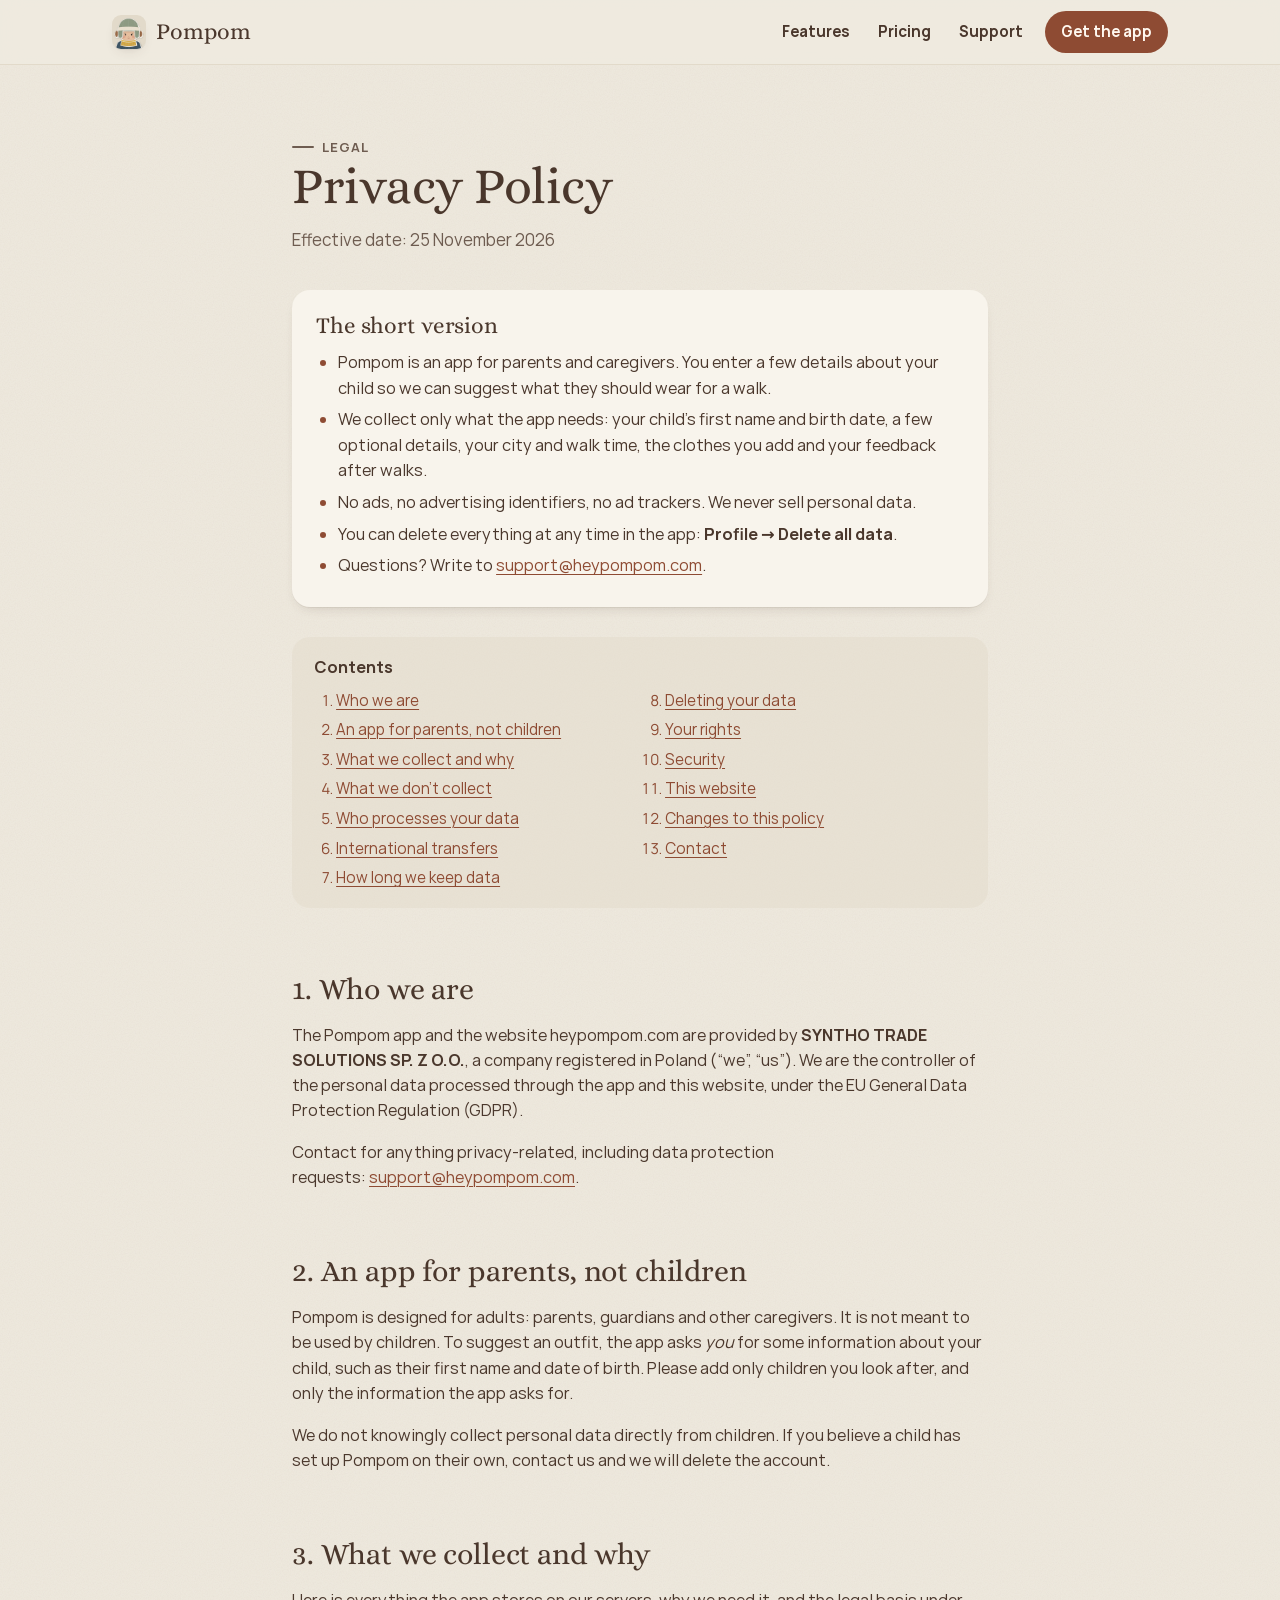
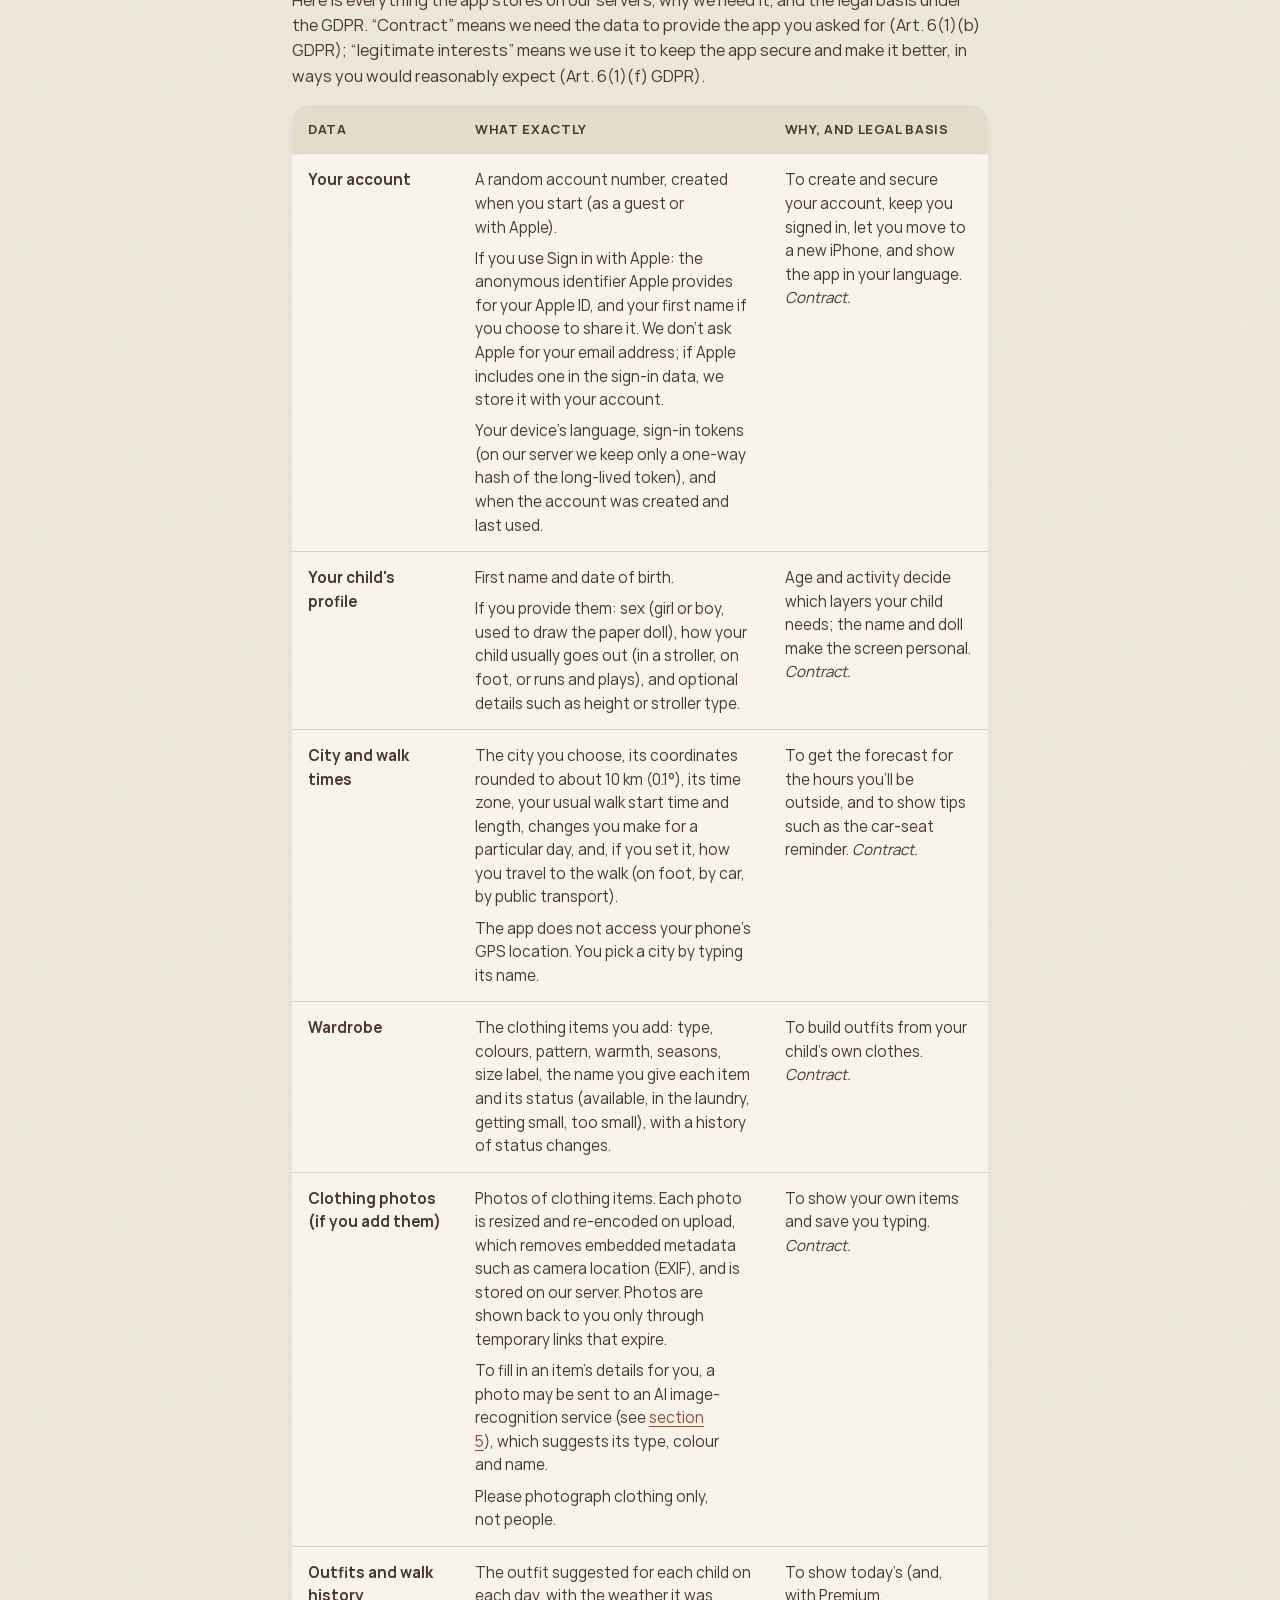
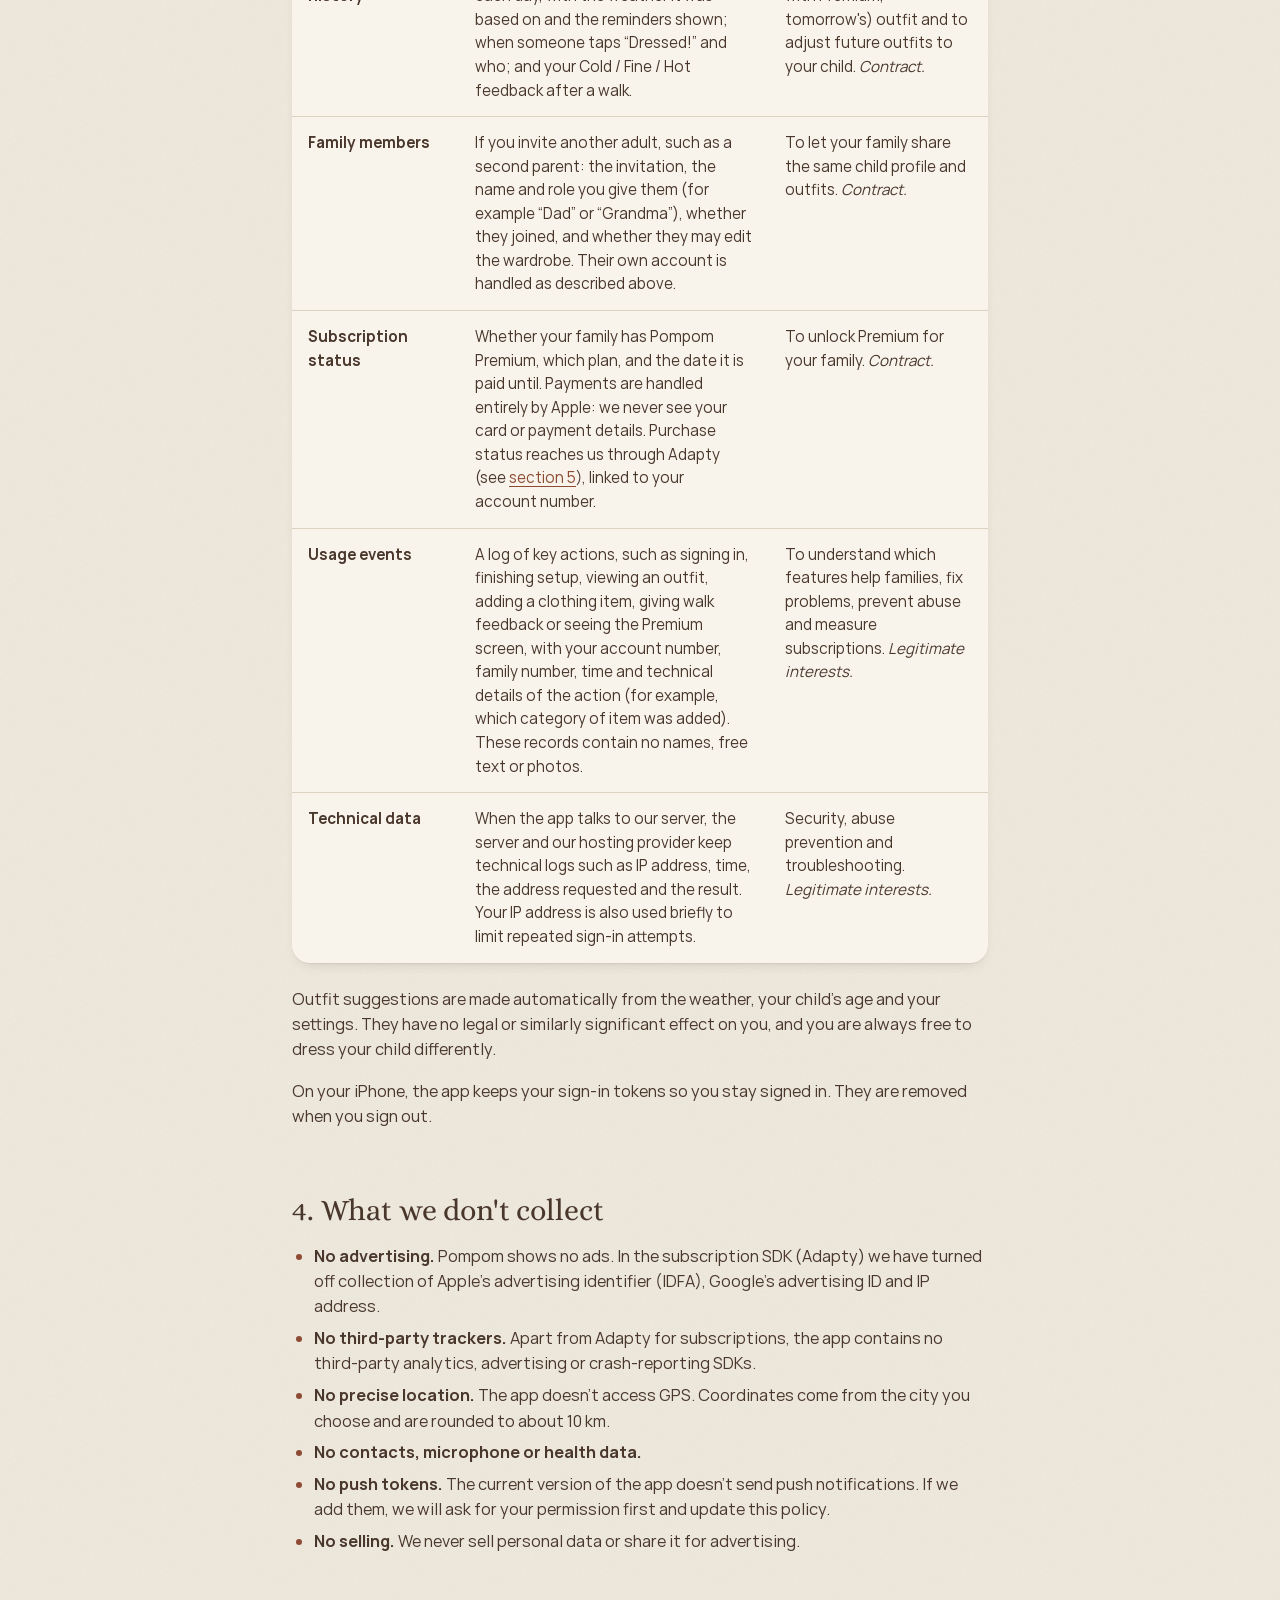
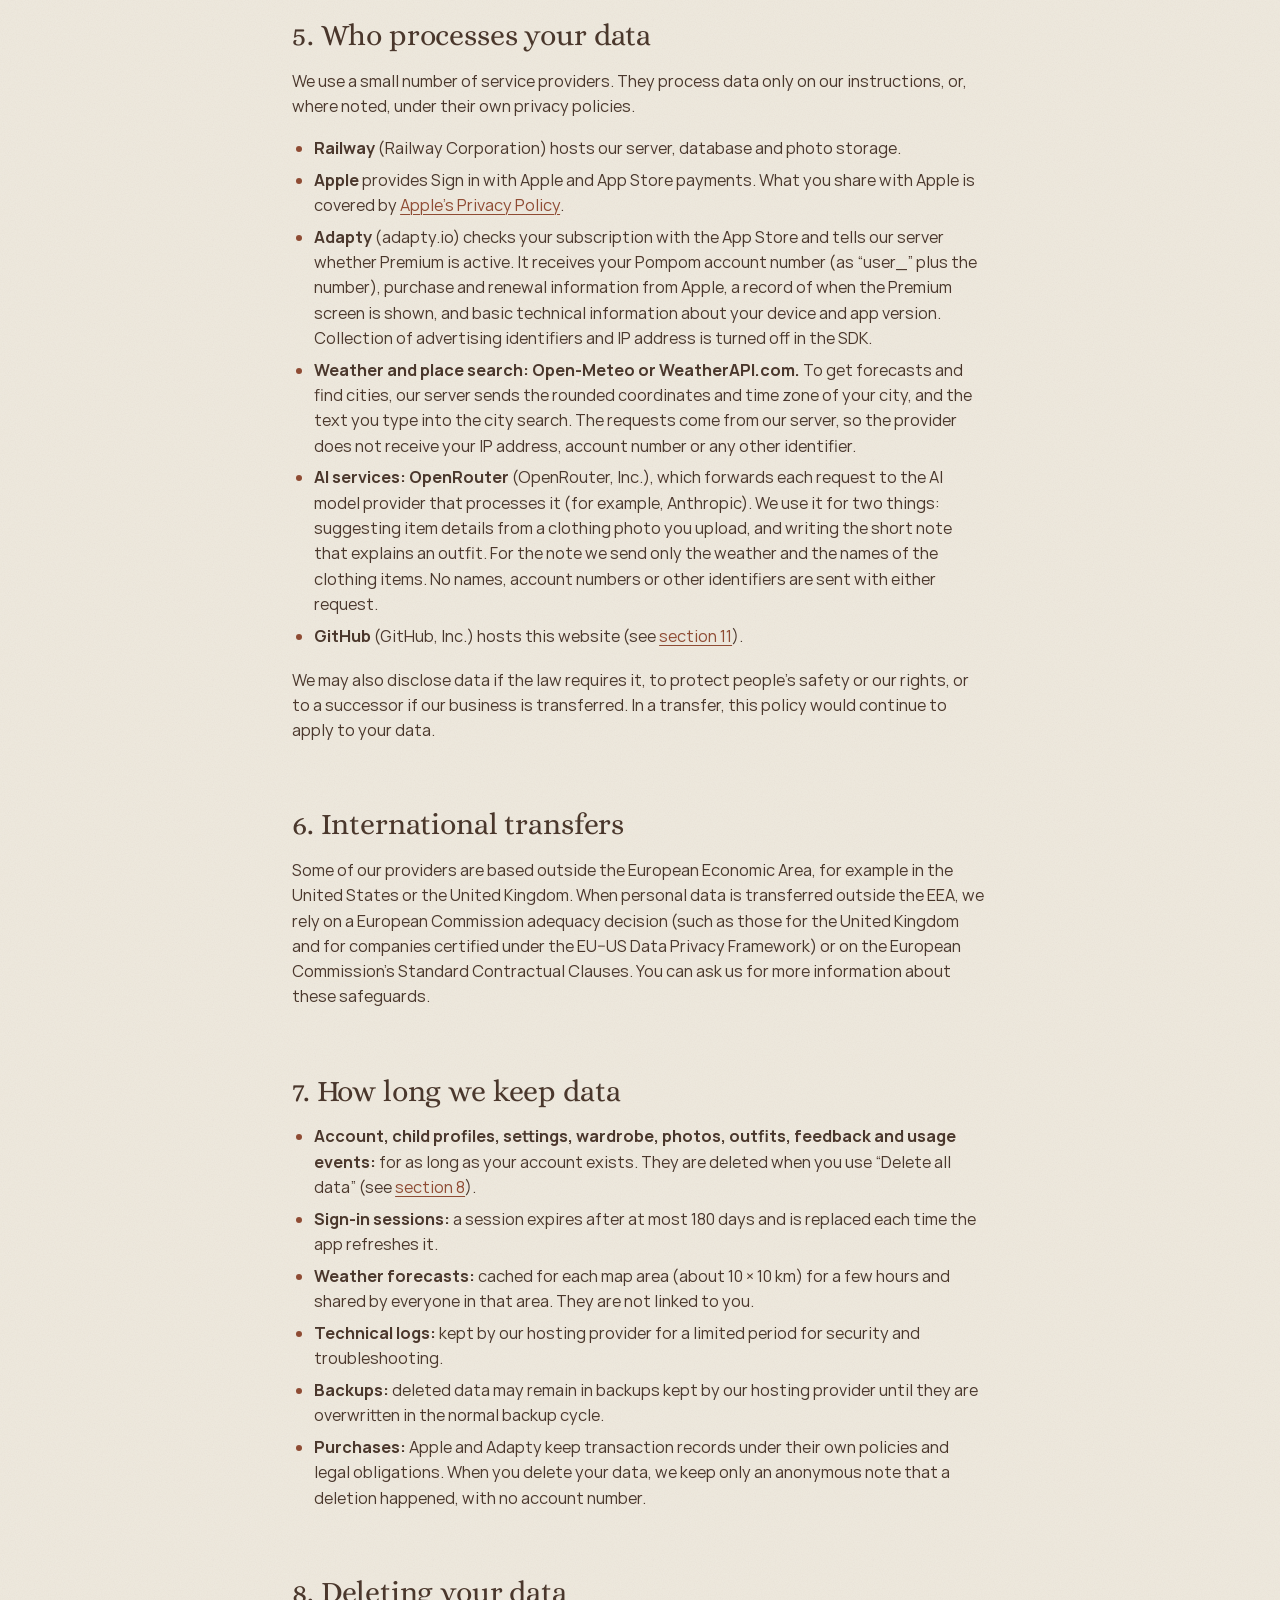
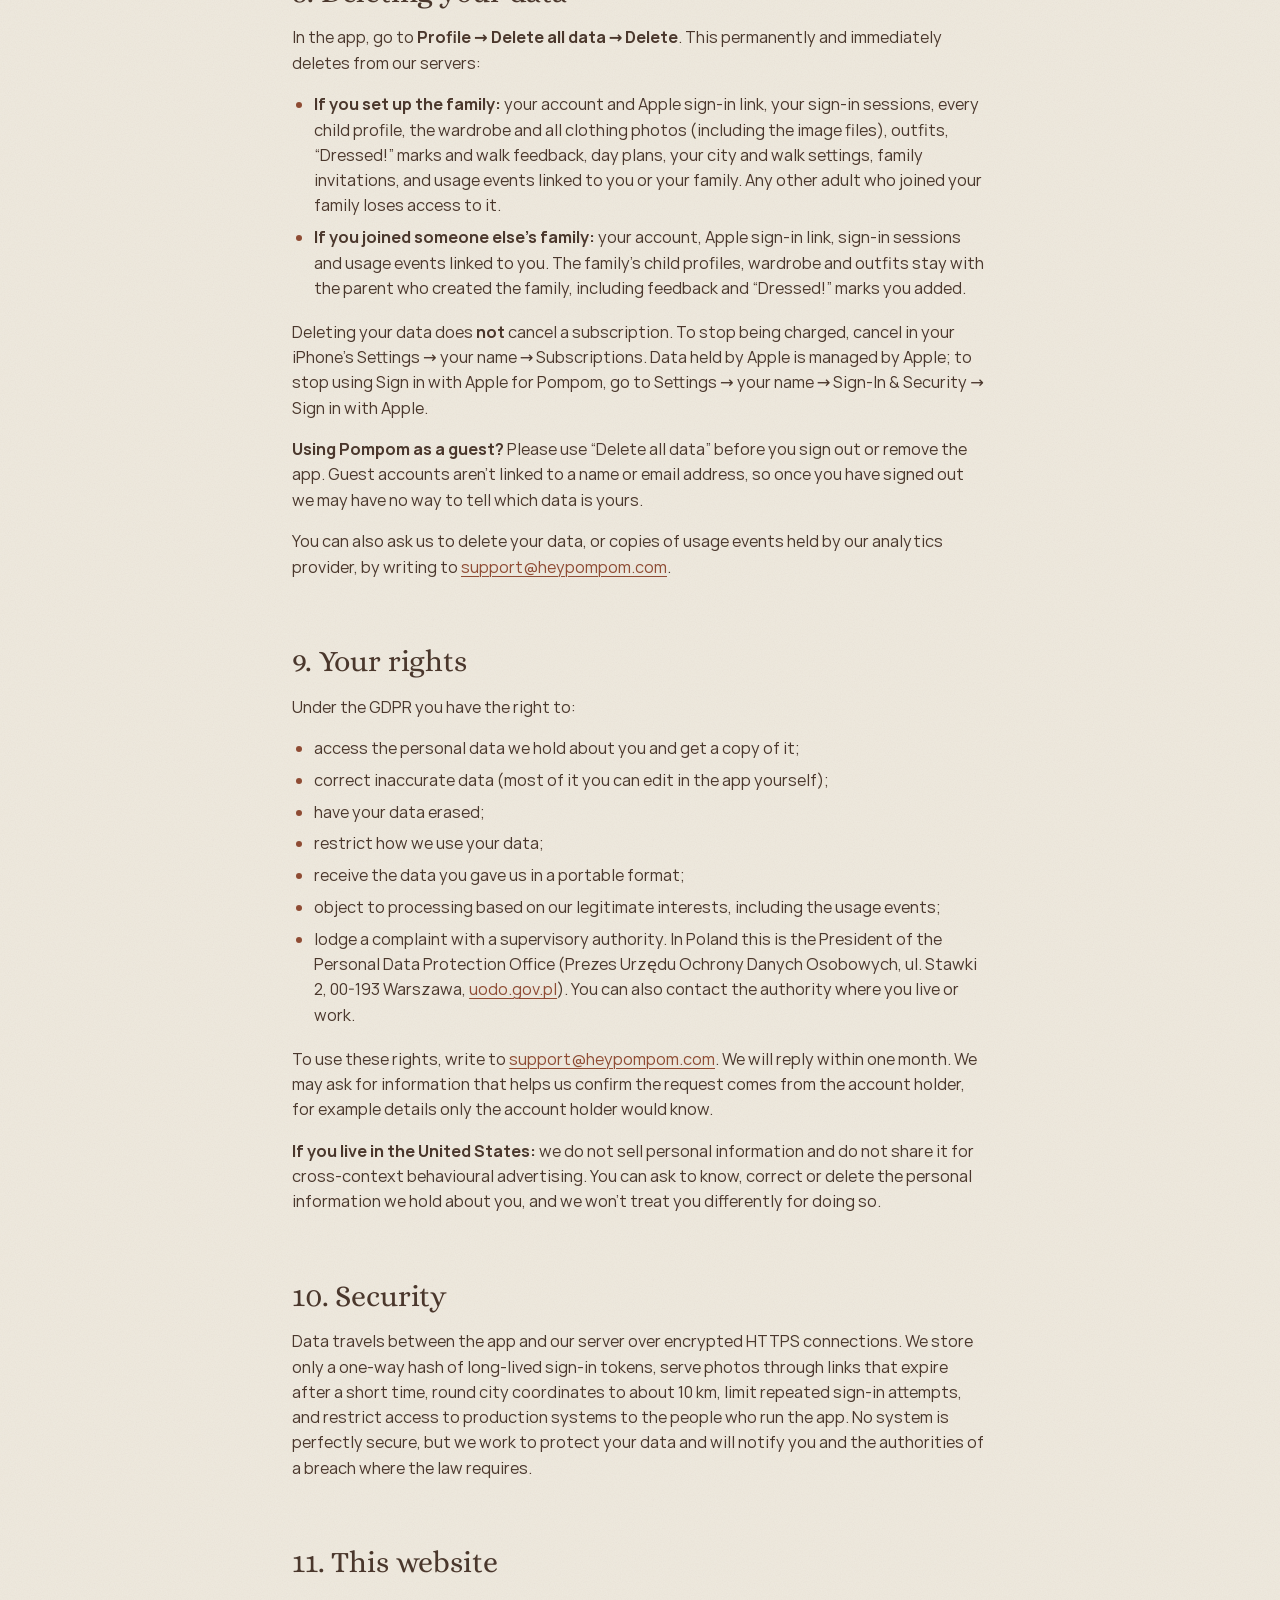
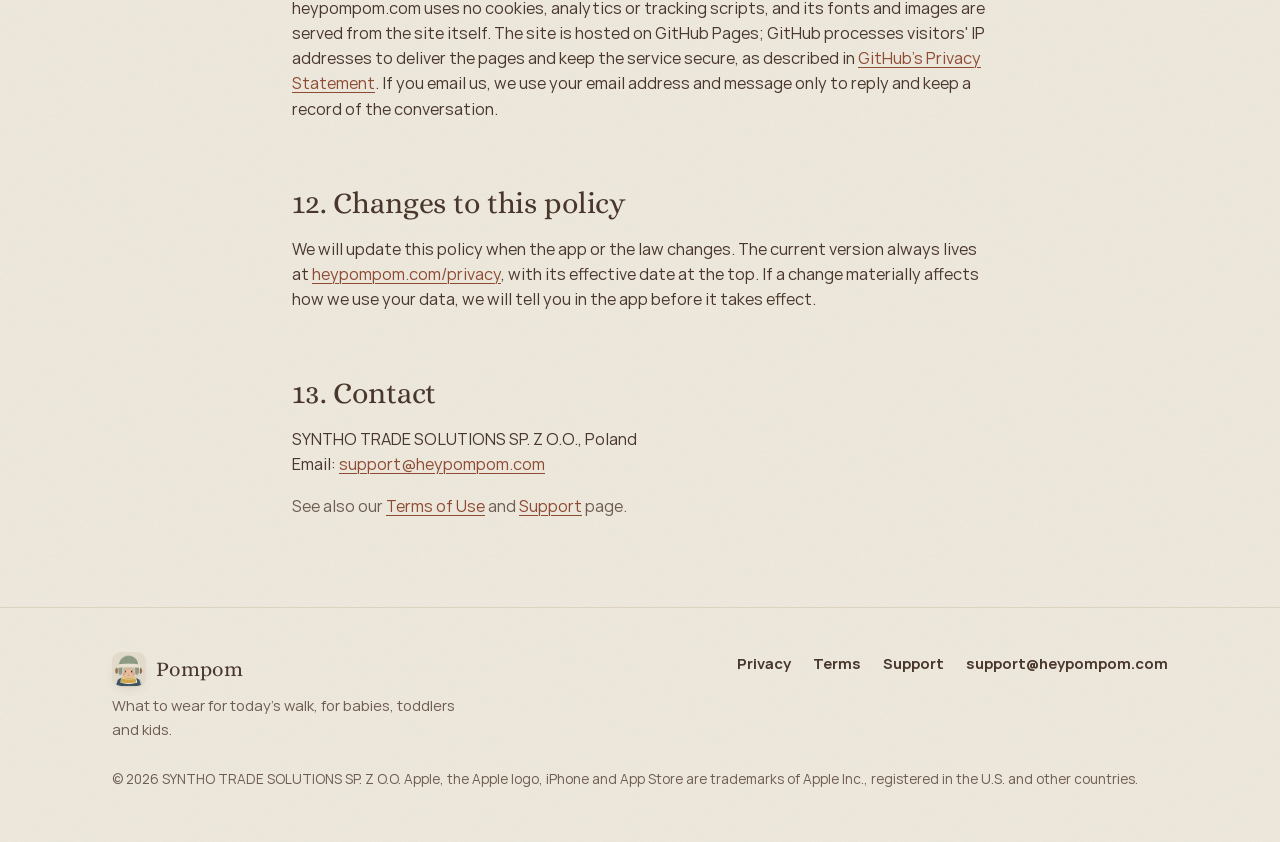
<file: privacy/index.html>
<!doctype html>
<html lang="en">
<head>
  <meta charset="utf-8">
  <meta name="viewport" content="width=device-width, initial-scale=1, viewport-fit=cover">
  <title>Privacy Policy — Pompom</title>
  <meta name="description" content="How Pompom collects, uses and protects the information parents enter about their children, and how to delete it.">
  <link rel="canonical" href="https://heypompom.com/privacy/">
  <meta name="theme-color" content="#efeadf">
  <meta name="color-scheme" content="light">
  <meta property="og:type" content="website">
  <meta property="og:site_name" content="Pompom">
  <meta property="og:title" content="Pompom Privacy Policy">
  <meta property="og:description" content="What Pompom collects, why, who processes it, and how to delete everything in one tap.">
  <meta property="og:url" content="https://heypompom.com/privacy/">
  <meta property="og:image" content="https://heypompom.com/assets/img/og-image.jpg">
  <meta name="twitter:card" content="summary_large_image">
  <link rel="icon" href="../favicon.ico" sizes="any">
  <link rel="icon" type="image/png" sizes="32x32" href="../assets/img/favicon-32.png">
  <link rel="apple-touch-icon" href="../apple-touch-icon.png">
  <link rel="stylesheet" href="../assets/css/style.css">
</head>
<body>
  <a class="skip-link" href="#main">Skip to content</a>

  <header class="site-header">
    <div class="wrap">
      <a class="brand" href="../" aria-label="Pompom home">
        <img src="../assets/img/icon-192.png" width="34" height="34" alt="">
        Pompom
      </a>
      <nav class="nav" aria-label="Main">
        <a href="../#features">Features</a>
        <a href="../#pricing">Pricing</a>
        <a href="../support/">Support</a>
        <a class="nav-cta" href="../download/">Get the app</a>
      </nav>
    </div>
  </header>

  <main id="main">
    <div class="page-hero">
      <div class="wrap narrow">
        <p class="eyebrow">Legal</p>
        <h1>Privacy Policy</h1>
        <p>Effective date: 25 November 2026</p>
      </div>
    </div>

    <article class="doc">
      <div class="wrap narrow">

        <section class="summary" aria-labelledby="short">
          <h2 id="short">The short version</h2>
          <ul>
            <li>Pompom is an app for parents and caregivers. You enter a few details about your child so we can suggest what they should wear for a walk.</li>
            <li>We collect only what the app needs: your child's first name and birth date, a few optional details, your city and walk time, the clothes you add and your feedback after walks.</li>
            <li>No ads, no advertising identifiers, no ad trackers. We never sell personal data.</li>
            <li>You can delete everything at any time in the app: <strong>Profile → Delete all data</strong>.</li>
            <li>Questions? Write to <a href="mailto:support@heypompom.com">support@heypompom.com</a>.</li>
          </ul>
        </section>

        <nav class="toc" aria-label="Contents">
          <p>Contents</p>
          <ol>
            <li><a href="#who">Who we are</a></li>
            <li><a href="#parents">An app for parents, not children</a></li>
            <li><a href="#collect">What we collect and why</a></li>
            <li><a href="#not-collect">What we don't collect</a></li>
            <li><a href="#share">Who processes your data</a></li>
            <li><a href="#transfers">International transfers</a></li>
            <li><a href="#retention">How long we keep data</a></li>
            <li><a href="#delete">Deleting your data</a></li>
            <li><a href="#rights">Your rights</a></li>
            <li><a href="#security">Security</a></li>
            <li><a href="#website">This website</a></li>
            <li><a href="#changes">Changes to this policy</a></li>
            <li><a href="#contact">Contact</a></li>
          </ol>
        </nav>

        <h2 id="who">1. Who we are</h2>
        <p>The Pompom app and the website heypompom.com are provided by <strong>SYNTHO TRADE SOLUTIONS SP. Z O.O.</strong>, a company registered in Poland (“we”, “us”). We are the controller of the personal data processed through the app and this website, under the EU General Data Protection Regulation (GDPR).</p>
        <p>Contact for anything privacy-related, including data protection requests: <a href="mailto:support@heypompom.com">support@heypompom.com</a>.</p>

        <h2 id="parents">2. An app for parents, not children</h2>
        <p>Pompom is designed for adults: parents, guardians and other caregivers. It is not meant to be used by children. To suggest an outfit, the app asks <em>you</em> for some information about your child, such as their first name and date of birth. Please add only children you look after, and only the information the app asks for.</p>
        <p>We do not knowingly collect personal data directly from children. If you believe a child has set up Pompom on their own, contact us and we will delete the account.</p>

        <h2 id="collect">3. What we collect and why</h2>
        <p>Here is everything the app stores on our servers, why we need it, and the legal basis under the GDPR. “Contract” means we need the data to provide the app you asked for (Art. 6(1)(b) GDPR); “legitimate interests” means we use it to keep the app secure and make it better, in ways you would reasonably expect (Art. 6(1)(f) GDPR).</p>

        <table class="data-table">
          <thead>
            <tr><th scope="col">Data</th><th scope="col">What exactly</th><th scope="col">Why, and legal basis</th></tr>
          </thead>
          <tbody>
            <tr>
              <td>Your account</td>
              <td data-label="What exactly">
                <p>A random account number, created when you start (as a guest or with Apple).</p>
                <p>If you use Sign in with Apple: the anonymous identifier Apple provides for your Apple ID, and your first name if you choose to share it. We don't ask Apple for your email address; if Apple includes one in the sign-in data, we store it with your account.</p>
                <p>Your device's language, sign-in tokens (on our server we keep only a one-way hash of the long-lived token), and when the account was created and last used.</p>
              </td>
              <td data-label="Why, and legal basis">To create and secure your account, keep you signed in, let you move to a new iPhone, and show the app in your language. <em>Contract.</em></td>
            </tr>
            <tr>
              <td>Your child's profile</td>
              <td data-label="What exactly">
                <p>First name and date of birth.</p>
                <p>If you provide them: sex (girl or boy, used to draw the paper doll), how your child usually goes out (in a stroller, on foot, or runs and plays), and optional details such as height or stroller type.</p>
              </td>
              <td data-label="Why, and legal basis">Age and activity decide which layers your child needs; the name and doll make the screen personal. <em>Contract.</em></td>
            </tr>
            <tr>
              <td>City and walk times</td>
              <td data-label="What exactly">
                <p>The city you choose, its coordinates rounded to about 10 km (0.1°), its time zone, your usual walk start time and length, changes you make for a particular day, and, if you set it, how you travel to the walk (on foot, by car, by public transport).</p>
                <p>The app does not access your phone's GPS location. You pick a city by typing its name.</p>
              </td>
              <td data-label="Why, and legal basis">To get the forecast for the hours you'll be outside, and to show tips such as the car-seat reminder. <em>Contract.</em></td>
            </tr>
            <tr>
              <td>Wardrobe</td>
              <td data-label="What exactly">
                <p>The clothing items you add: type, colours, pattern, warmth, seasons, size label, the name you give each item and its status (available, in the laundry, getting small, too small), with a history of status changes.</p>
              </td>
              <td data-label="Why, and legal basis">To build outfits from your child's own clothes. <em>Contract.</em></td>
            </tr>
            <tr>
              <td>Clothing photos (if you add them)</td>
              <td data-label="What exactly">
                <p>Photos of clothing items. Each photo is resized and re-encoded on upload, which removes embedded metadata such as camera location (EXIF), and is stored on our server. Photos are shown back to you only through temporary links that expire.</p>
                <p>To fill in an item's details for you, a photo may be sent to an AI image-recognition service (see <a href="#share">section 5</a>), which suggests its type, colour and name.</p>
                <p>Please photograph clothing only, not people.</p>
              </td>
              <td data-label="Why, and legal basis">To show your own items and save you typing. <em>Contract.</em></td>
            </tr>
            <tr>
              <td>Outfits and walk history</td>
              <td data-label="What exactly">
                <p>The outfit suggested for each child on each day, with the weather it was based on and the reminders shown; when someone taps “Dressed!” and who; and your Cold / Fine / Hot feedback after a walk.</p>
              </td>
              <td data-label="Why, and legal basis">To show today's (and, with Premium, tomorrow's) outfit and to adjust future outfits to your child. <em>Contract.</em></td>
            </tr>
            <tr>
              <td>Family members</td>
              <td data-label="What exactly">
                <p>If you invite another adult, such as a second parent: the invitation, the name and role you give them (for example “Dad” or “Grandma”), whether they joined, and whether they may edit the wardrobe. Their own account is handled as described above.</p>
              </td>
              <td data-label="Why, and legal basis">To let your family share the same child profile and outfits. <em>Contract.</em></td>
            </tr>
            <tr>
              <td>Subscription status</td>
              <td data-label="What exactly">
                <p>Whether your family has Pompom Premium, which plan, and the date it is paid until. Payments are handled entirely by Apple: we never see your card or payment details. Purchase status reaches us through Adapty (see <a href="#share">section 5</a>), linked to your account number.</p>
              </td>
              <td data-label="Why, and legal basis">To unlock Premium for your family. <em>Contract.</em></td>
            </tr>
            <tr>
              <td>Usage events</td>
              <td data-label="What exactly">
                <p>A log of key actions, such as signing in, finishing setup, viewing an outfit, adding a clothing item, giving walk feedback or seeing the Premium screen, with your account number, family number, time and technical details of the action (for example, which category of item was added). These records contain no names, free text or photos.</p>
              </td>
              <td data-label="Why, and legal basis">To understand which features help families, fix problems, prevent abuse and measure subscriptions. <em>Legitimate interests.</em></td>
            </tr>
            <tr>
              <td>Technical data</td>
              <td data-label="What exactly">
                <p>When the app talks to our server, the server and our hosting provider keep technical logs such as IP address, time, the address requested and the result. Your IP address is also used briefly to limit repeated sign-in attempts.</p>
              </td>
              <td data-label="Why, and legal basis">Security, abuse prevention and troubleshooting. <em>Legitimate interests.</em></td>
            </tr>
          </tbody>
        </table>

        <p>Outfit suggestions are made automatically from the weather, your child's age and your settings. They have no legal or similarly significant effect on you, and you are always free to dress your child differently.</p>
        <p>On your iPhone, the app keeps your sign-in tokens so you stay signed in. They are removed when you sign out.</p>

        <h2 id="not-collect">4. What we don't collect</h2>
        <ul>
          <li><strong>No advertising.</strong> Pompom shows no ads. In the subscription SDK (Adapty) we have turned off collection of Apple's advertising identifier (IDFA), Google's advertising ID and IP address.</li>
          <li><strong>No third-party trackers.</strong> Apart from Adapty for subscriptions, the app contains no third-party analytics, advertising or crash-reporting SDKs.</li>
          <li><strong>No precise location.</strong> The app doesn't access GPS. Coordinates come from the city you choose and are rounded to about 10 km.</li>
          <li><strong>No contacts, microphone or health data.</strong></li>
          <li><strong>No push tokens.</strong> The current version of the app doesn't send push notifications. If we add them, we will ask for your permission first and update this policy.</li>
          <li><strong>No selling.</strong> We never sell personal data or share it for advertising.</li>
        </ul>

        <h2 id="share">5. Who processes your data</h2>
        <p>We use a small number of service providers. They process data only on our instructions, or, where noted, under their own privacy policies.</p>
        <ul>
          <li><strong>Railway</strong> (Railway Corporation) hosts our server, database and photo storage.</li>
          <li><strong>Apple</strong> provides Sign in with Apple and App Store payments. What you share with Apple is covered by <a href="https://www.apple.com/legal/privacy/" rel="noopener">Apple's Privacy Policy</a>.</li>
          <li><strong>Adapty</strong> (adapty.io) checks your subscription with the App Store and tells our server whether Premium is active. It receives your Pompom account number (as “user_” plus the number), purchase and renewal information from Apple, a record of when the Premium screen is shown, and basic technical information about your device and app version. Collection of advertising identifiers and IP address is turned off in the SDK.</li>
          <li><strong>Weather and place search: Open-Meteo or WeatherAPI.com.</strong> To get forecasts and find cities, our server sends the rounded coordinates and time zone of your city, and the text you type into the city search. The requests come from our server, so the provider does not receive your IP address, account number or any other identifier.</li>
          <li><strong>AI services: OpenRouter</strong> (OpenRouter, Inc.), which forwards each request to the AI model provider that processes it (for example, Anthropic). We use it for two things: suggesting item details from a clothing photo you upload, and writing the short note that explains an outfit. For the note we send only the weather and the names of the clothing items. No names, account numbers or other identifiers are sent with either request.</li>
          <li><strong>GitHub</strong> (GitHub, Inc.) hosts this website (see <a href="#website">section 11</a>).</li>
        </ul>
        <p>We may also disclose data if the law requires it, to protect people's safety or our rights, or to a successor if our business is transferred. In a transfer, this policy would continue to apply to your data.</p>

        <h2 id="transfers">6. International transfers</h2>
        <p>Some of our providers are based outside the European Economic Area, for example in the United States or the United Kingdom. When personal data is transferred outside the EEA, we rely on a European Commission adequacy decision (such as those for the United Kingdom and for companies certified under the EU–US Data Privacy Framework) or on the European Commission's Standard Contractual Clauses. You can ask us for more information about these safeguards.</p>

        <h2 id="retention">7. How long we keep data</h2>
        <ul>
          <li><strong>Account, child profiles, settings, wardrobe, photos, outfits, feedback and usage events:</strong> for as long as your account exists. They are deleted when you use “Delete all data” (see <a href="#delete">section 8</a>).</li>
          <li><strong>Sign-in sessions:</strong> a session expires after at most 180 days and is replaced each time the app refreshes it.</li>
          <li><strong>Weather forecasts:</strong> cached for each map area (about 10 × 10 km) for a few hours and shared by everyone in that area. They are not linked to you.</li>
          <li><strong>Technical logs:</strong> kept by our hosting provider for a limited period for security and troubleshooting.</li>
          <li><strong>Backups:</strong> deleted data may remain in backups kept by our hosting provider until they are overwritten in the normal backup cycle.</li>
          <li><strong>Purchases:</strong> Apple and Adapty keep transaction records under their own policies and legal obligations. When you delete your data, we keep only an anonymous note that a deletion happened, with no account number.</li>
        </ul>

        <h2 id="delete">8. Deleting your data</h2>
        <p>In the app, go to <strong>Profile → Delete all data → Delete</strong>. This permanently and immediately deletes from our servers:</p>
        <ul>
          <li><strong>If you set up the family:</strong> your account and Apple sign-in link, your sign-in sessions, every child profile, the wardrobe and all clothing photos (including the image files), outfits, “Dressed!” marks and walk feedback, day plans, your city and walk settings, family invitations, and usage events linked to you or your family. Any other adult who joined your family loses access to it.</li>
          <li><strong>If you joined someone else's family:</strong> your account, Apple sign-in link, sign-in sessions and usage events linked to you. The family's child profiles, wardrobe and outfits stay with the parent who created the family, including feedback and “Dressed!” marks you added.</li>
        </ul>
        <p>Deleting your data does <strong>not</strong> cancel a subscription. To stop being charged, cancel in your iPhone's Settings → your name → Subscriptions. Data held by Apple is managed by Apple; to stop using Sign in with Apple for Pompom, go to Settings → your name → Sign-In &amp; Security → Sign in with Apple.</p>
        <p><strong>Using Pompom as a guest?</strong> Please use “Delete all data” before you sign out or remove the app. Guest accounts aren't linked to a name or email address, so once you have signed out we may have no way to tell which data is yours.</p>
        <p>You can also ask us to delete your data, or copies of usage events held by our analytics provider, by writing to <a href="mailto:support@heypompom.com">support@heypompom.com</a>.</p>

        <h2 id="rights">9. Your rights</h2>
        <p>Under the GDPR you have the right to:</p>
        <ul>
          <li>access the personal data we hold about you and get a copy of it;</li>
          <li>correct inaccurate data (most of it you can edit in the app yourself);</li>
          <li>have your data erased;</li>
          <li>restrict how we use your data;</li>
          <li>receive the data you gave us in a portable format;</li>
          <li>object to processing based on our legitimate interests, including the usage events;</li>
          <li>lodge a complaint with a supervisory authority. In Poland this is the President of the Personal Data Protection Office (Prezes Urzędu Ochrony Danych Osobowych, ul. Stawki 2, 00-193 Warszawa, <a href="https://uodo.gov.pl" rel="noopener">uodo.gov.pl</a>). You can also contact the authority where you live or work.</li>
        </ul>
        <p>To use these rights, write to <a href="mailto:support@heypompom.com">support@heypompom.com</a>. We will reply within one month. We may ask for information that helps us confirm the request comes from the account holder, for example details only the account holder would know.</p>
        <p><strong>If you live in the United States:</strong> we do not sell personal information and do not share it for cross-context behavioural advertising. You can ask to know, correct or delete the personal information we hold about you, and we won't treat you differently for doing so.</p>

        <h2 id="security">10. Security</h2>
        <p>Data travels between the app and our server over encrypted HTTPS connections. We store only a one-way hash of long-lived sign-in tokens, serve photos through links that expire after a short time, round city coordinates to about 10 km, limit repeated sign-in attempts, and restrict access to production systems to the people who run the app. No system is perfectly secure, but we work to protect your data and will notify you and the authorities of a breach where the law requires.</p>

        <h2 id="website">11. This website</h2>
        <p>heypompom.com uses no cookies, analytics or tracking scripts, and its fonts and images are served from the site itself. The site is hosted on GitHub Pages; GitHub processes visitors' IP addresses to deliver the pages and keep the service secure, as described in <a href="https://docs.github.com/en/site-policy/privacy-policies/github-general-privacy-statement" rel="noopener">GitHub's Privacy Statement</a>. If you email us, we use your email address and message only to reply and keep a record of the conversation.</p>

        <h2 id="changes">12. Changes to this policy</h2>
        <p>We will update this policy when the app or the law changes. The current version always lives at <a href="https://heypompom.com/privacy/">heypompom.com/privacy</a>, with its effective date at the top. If a change materially affects how we use your data, we will tell you in the app before it takes effect.</p>

        <h2 id="contact">13. Contact</h2>
        <p>SYNTHO TRADE SOLUTIONS SP. Z O.O., Poland<br>Email: <a href="mailto:support@heypompom.com">support@heypompom.com</a></p>
        <p class="muted small">See also our <a href="../terms/">Terms of Use</a> and <a href="../support/">Support</a> page.</p>
      </div>
    </article>
  </main>

  <footer class="site-footer">
    <div class="wrap">
      <div class="footer-brand">
        <a class="brand" href="../"><img src="../assets/img/icon-192.png" width="34" height="34" alt="">Pompom</a>
        <p>What to wear for today's walk, for babies, toddlers and kids.</p>
      </div>
      <ul class="footer-links">
        <li><a href="./" aria-current="page">Privacy</a></li>
        <li><a href="../terms/">Terms</a></li>
        <li><a href="../support/">Support</a></li>
        <li><a href="mailto:support@heypompom.com">support@heypompom.com</a></li>
      </ul>
      <p class="copyright">© 2026 SYNTHO TRADE SOLUTIONS SP. Z O.O. Apple, the Apple logo, iPhone and App Store are trademarks of Apple Inc., registered in the U.S. and other countries.</p>
    </div>
  </footer>
</body>
</html>
</file>
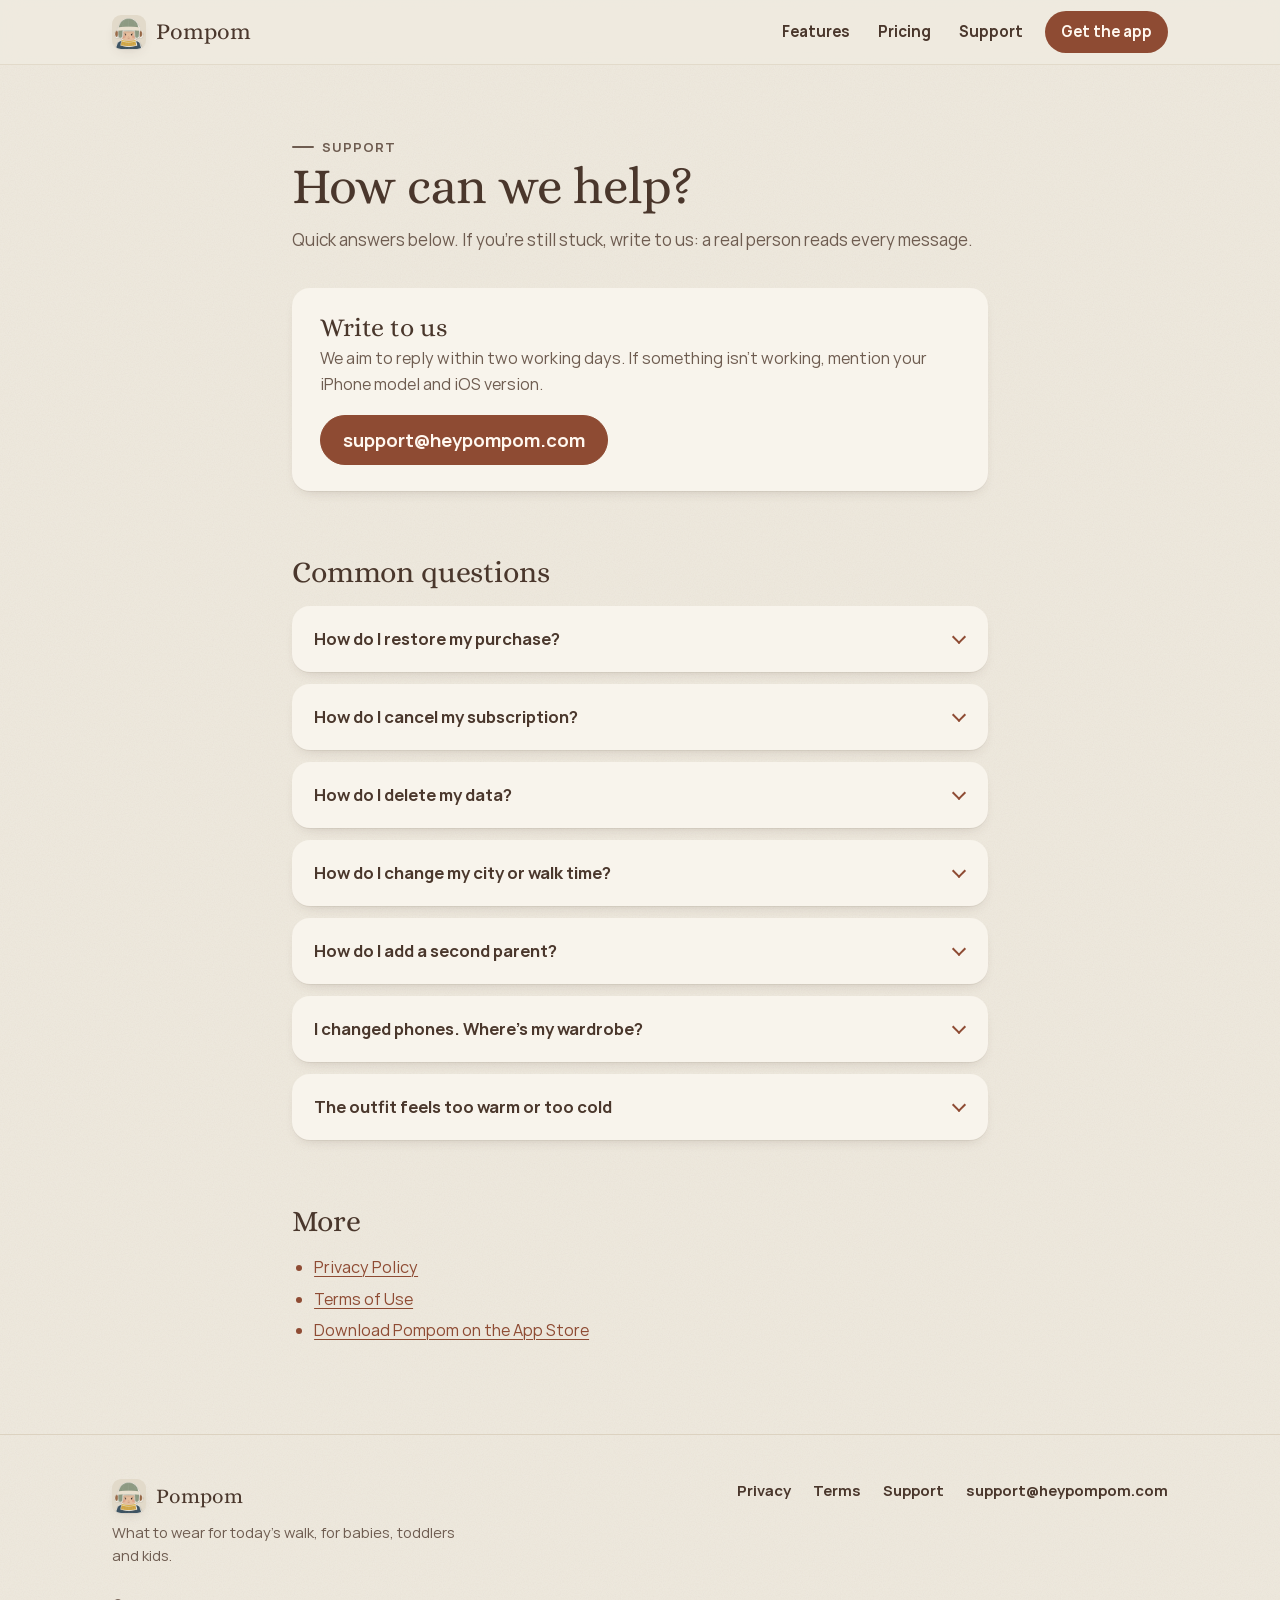
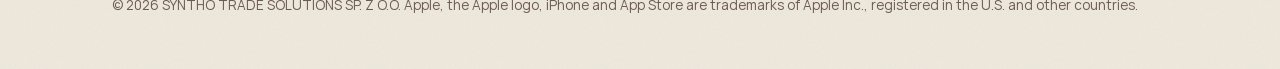
<file: support/index.html>
<!doctype html>
<html lang="en">
<head>
  <meta charset="utf-8">
  <meta name="viewport" content="width=device-width, initial-scale=1, viewport-fit=cover">
  <title>Support — Pompom</title>
  <meta name="description" content="Get help with Pompom: restore purchases, cancel a subscription, delete your data, change your city or walk time, and invite a second parent.">
  <link rel="canonical" href="https://heypompom.com/support/">
  <meta name="theme-color" content="#efeadf">
  <meta name="color-scheme" content="light">
  <meta name="apple-itunes-app" content="app-id=6838939653">
  <meta property="og:type" content="website">
  <meta property="og:site_name" content="Pompom">
  <meta property="og:title" content="Pompom Support">
  <meta property="og:description" content="Answers to common questions and a direct line to the Pompom team.">
  <meta property="og:url" content="https://heypompom.com/support/">
  <meta property="og:image" content="https://heypompom.com/assets/img/og-image.jpg">
  <meta name="twitter:card" content="summary_large_image">
  <link rel="icon" href="../favicon.ico" sizes="any">
  <link rel="icon" type="image/png" sizes="32x32" href="../assets/img/favicon-32.png">
  <link rel="apple-touch-icon" href="../apple-touch-icon.png">
  <link rel="stylesheet" href="../assets/css/style.css">
</head>
<body>
  <a class="skip-link" href="#main">Skip to content</a>

  <header class="site-header">
    <div class="wrap">
      <a class="brand" href="../" aria-label="Pompom home">
        <img src="../assets/img/icon-192.png" width="34" height="34" alt="">
        Pompom
      </a>
      <nav class="nav" aria-label="Main">
        <a href="../#features">Features</a>
        <a href="../#pricing">Pricing</a>
        <a href="./" aria-current="page">Support</a>
        <a class="nav-cta" href="../download/">Get the app</a>
      </nav>
    </div>
  </header>

  <main id="main">
    <div class="page-hero">
      <div class="wrap narrow">
        <p class="eyebrow">Support</p>
        <h1>How can we help?</h1>
        <p>Quick answers below. If you're still stuck, write to us: a real person reads every message.</p>
      </div>
    </div>

    <div class="doc">
      <div class="wrap narrow">
        <section class="card contact-card" aria-labelledby="contact-title">
          <div>
            <h2 id="contact-title">Write to us</h2>
            <p>We aim to reply within two working days. If something isn't working, mention your iPhone model and iOS version.</p>
          </div>
          <a class="btn btn-primary mail" href="mailto:support@heypompom.com?subject=Bundle%20Up%20support">support@heypompom.com</a>
        </section>

        <h2 id="faq">Common questions</h2>
        <div class="faq">
          <details id="restore">
            <summary>How do I restore my purchase?</summary>
            <div class="answer">
              <p>Open Pompom, go to <strong>Profile</strong> and tap <strong>Pompom Premium</strong>, then tap <strong>Restore</strong> in the top-right corner of the screen. Make sure your iPhone is signed in to the App Store with the same Apple ID you used to subscribe.</p>
            </div>
          </details>
          <details id="cancel">
            <summary>How do I cancel my subscription?</summary>
            <div class="answer">
              <p>Subscriptions are managed by Apple. On your iPhone, open <strong>Settings → your name → Subscriptions → Pompom → Cancel Subscription</strong>. You keep Premium until the end of the period you've already paid for.</p>
              <p>Deleting the app doesn't cancel a subscription. For a refund, contact Apple at <a href="https://reportaproblem.apple.com" rel="noopener">reportaproblem.apple.com</a>.</p>
            </div>
          </details>
          <details id="delete">
            <summary>How do I delete my data?</summary>
            <div class="answer">
              <p>In Pompom, open <strong>Profile</strong>, tap <strong>Delete all data</strong> and confirm with <strong>Delete</strong>. This permanently removes your child's profile, clothes, photos and history from our servers. It can't be undone.</p>
              <p>Using Pompom as a guest? Delete your data before you sign out or remove the app, because guest accounts aren't linked to an email we could find you by. Deleting data doesn't cancel a subscription. More details are in our <a href="../privacy/#delete">Privacy Policy</a>.</p>
            </div>
          </details>
          <details id="city">
            <summary>How do I change my city or walk time?</summary>
            <div class="answer">
              <p>Open the <strong>Profile</strong> tab and tap <strong>City</strong> or <strong>Walk</strong> to choose a new city or time. The next outfit uses the forecast for your new place and hours.</p>
            </div>
          </details>
          <details id="family">
            <summary>How do I add a second parent?</summary>
            <div class="answer">
              <p>Invite them from the <strong>Profile</strong> tab: send the invitation link and ask them to open it on their iPhone with Pompom installed. They join your family and see the same child, wardrobe and outfits, and Premium is shared with them.</p>
            </div>
          </details>
          <details id="new-phone">
            <summary>I changed phones. Where's my wardrobe?</summary>
            <div class="answer">
              <p>If you used Pompom as a guest, your data stays with the old phone's app. On the old phone, go to <strong>Profile</strong> and tap <strong>Sign in with Apple</strong>; then, on the new phone, choose <strong>I already have an account</strong> and sign in with the same Apple ID.</p>
            </div>
          </details>
          <details id="feedback">
            <summary>The outfit feels too warm or too cold</summary>
            <div class="answer">
              <p>After the walk, tap <strong>Cold</strong>, <strong>Fine</strong> or <strong>Hot</strong>. Pompom learns whether your child tends to run warm or chilly and adjusts the next outfits. It also helps to check that your walk time and how your child goes out (stroller, on foot, or running and playing) are set correctly.</p>
            </div>
          </details>
        </div>

        <h2>More</h2>
        <ul>
          <li><a href="../privacy/">Privacy Policy</a></li>
          <li><a href="../terms/">Terms of Use</a></li>
          <li><a href="../download/">Download Pompom on the App Store</a></li>
        </ul>
      </div>
    </div>
  </main>

  <footer class="site-footer">
    <div class="wrap">
      <div class="footer-brand">
        <a class="brand" href="../"><img src="../assets/img/icon-192.png" width="34" height="34" alt="">Pompom</a>
        <p>What to wear for today's walk, for babies, toddlers and kids.</p>
      </div>
      <ul class="footer-links">
        <li><a href="../privacy/">Privacy</a></li>
        <li><a href="../terms/">Terms</a></li>
        <li><a href="./" aria-current="page">Support</a></li>
        <li><a href="mailto:support@heypompom.com">support@heypompom.com</a></li>
      </ul>
      <p class="copyright">© 2026 SYNTHO TRADE SOLUTIONS SP. Z O.O. Apple, the Apple logo, iPhone and App Store are trademarks of Apple Inc., registered in the U.S. and other countries.</p>
    </div>
  </footer>
</body>
</html>
</file>
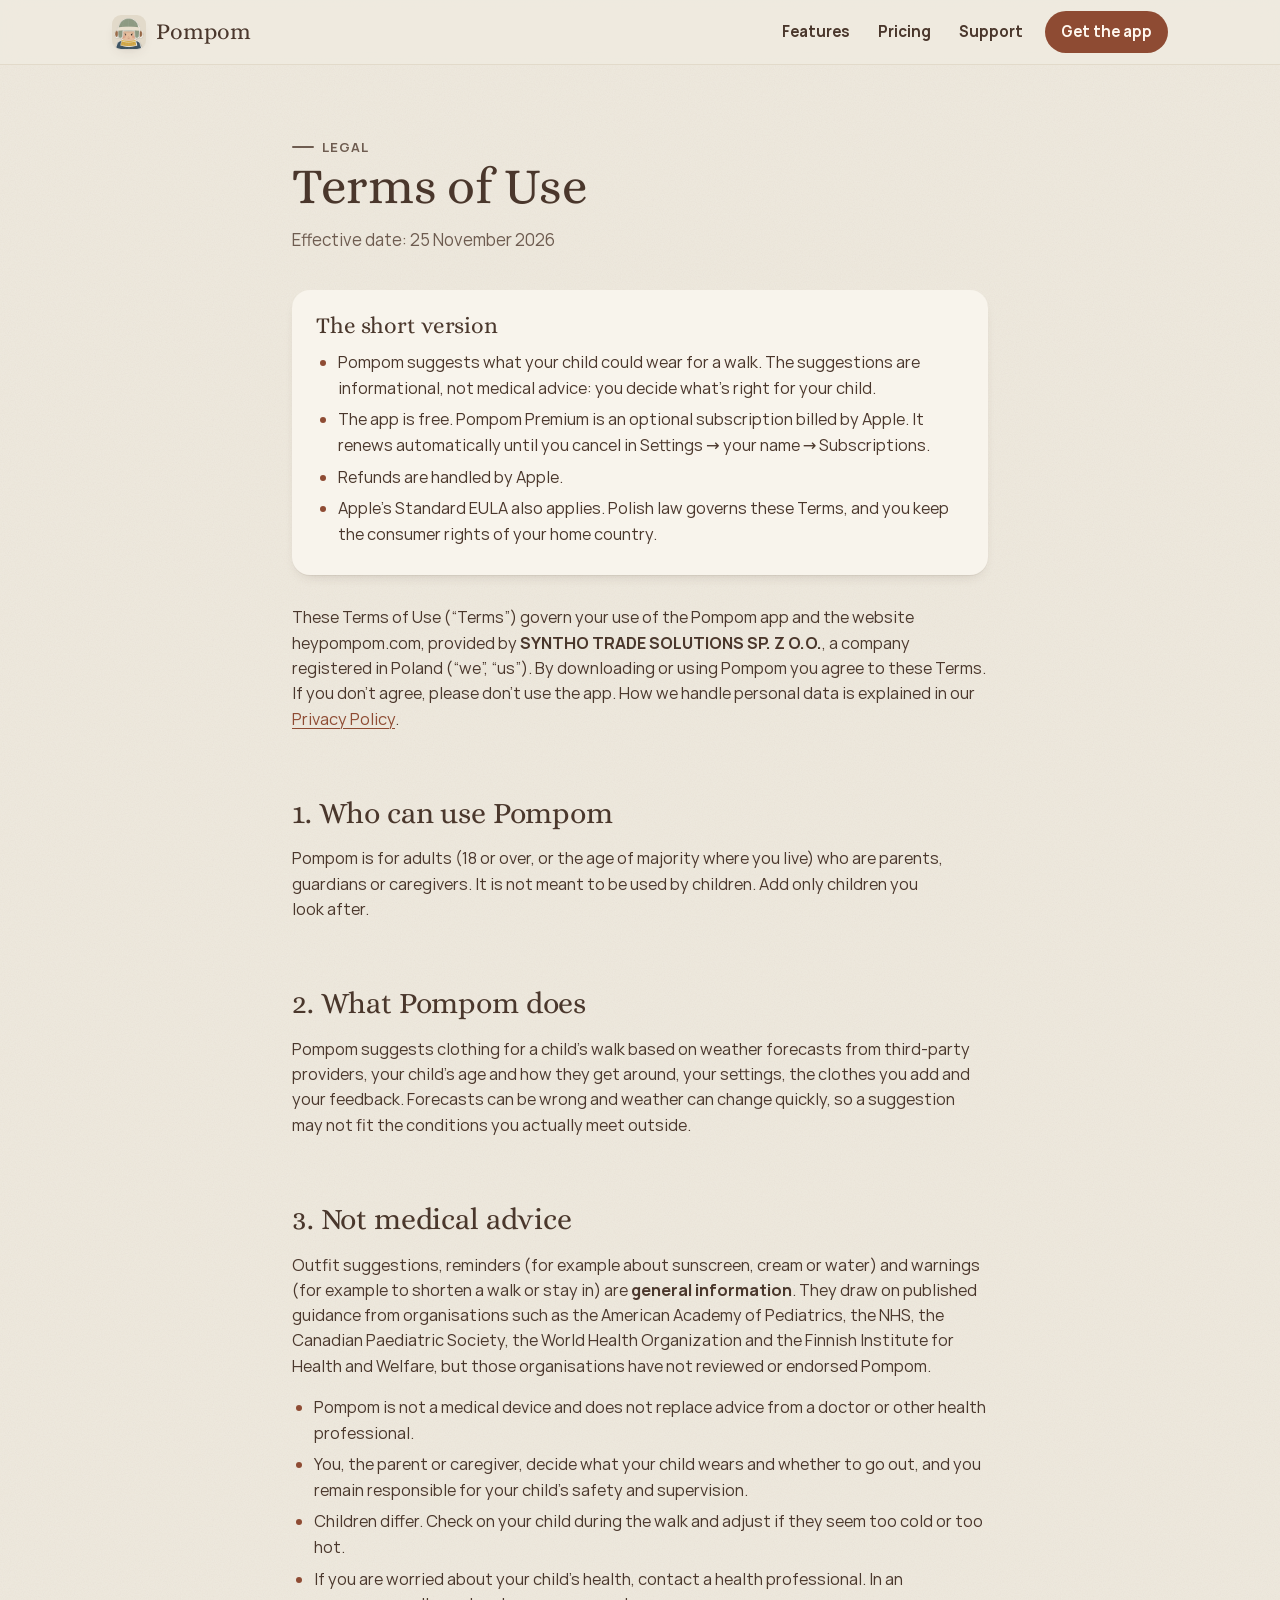
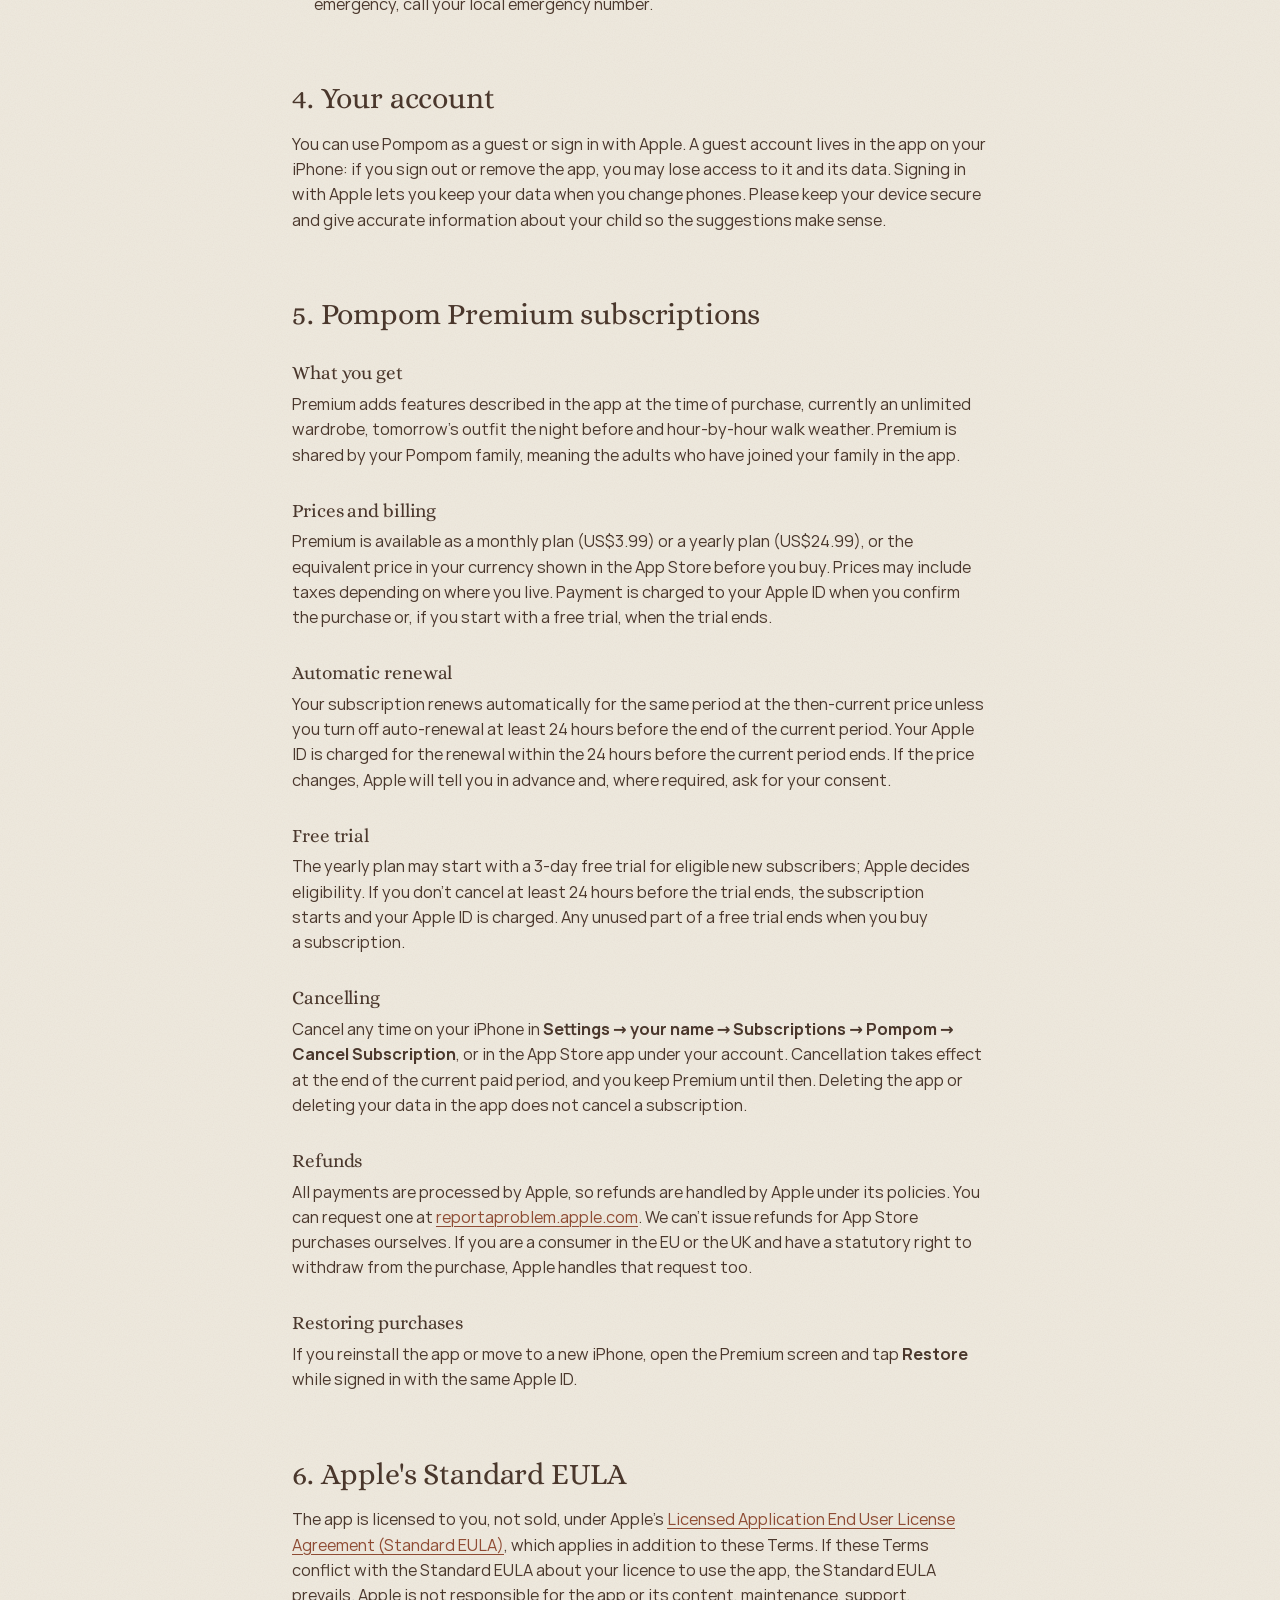
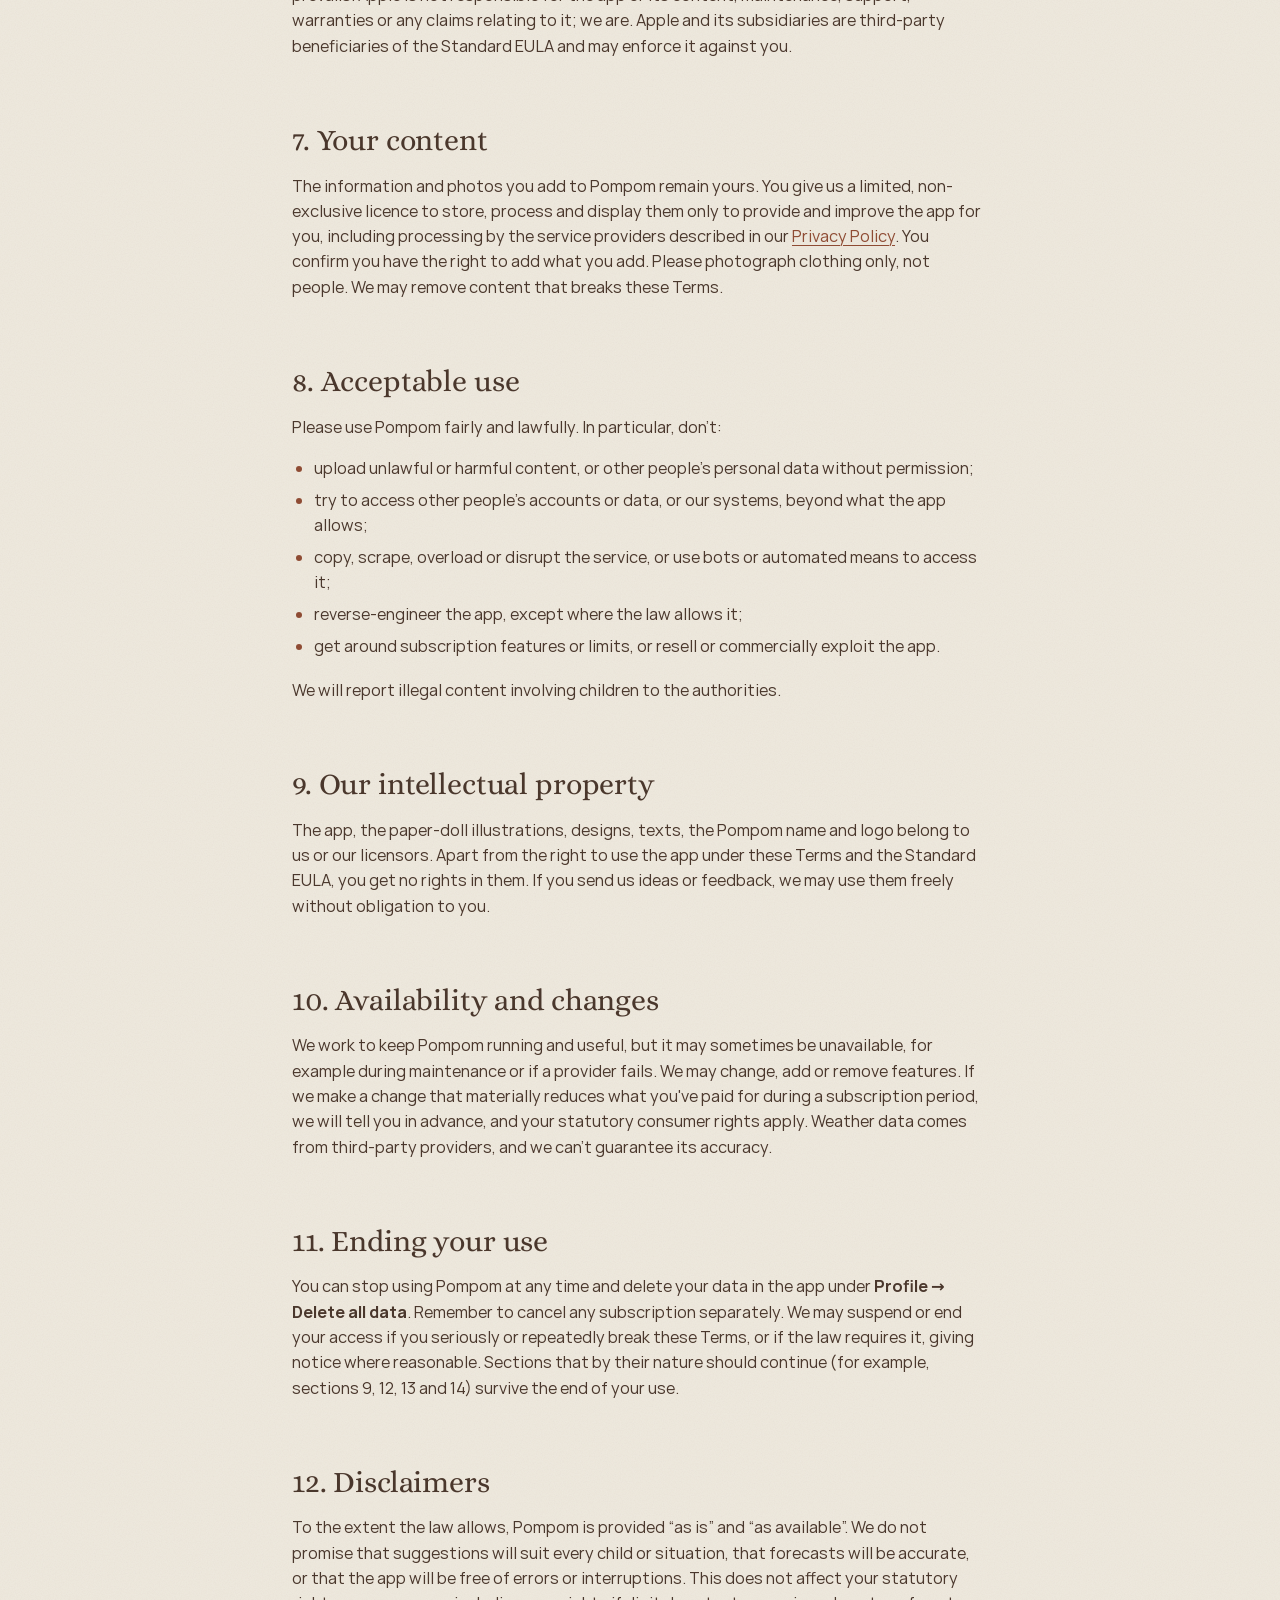
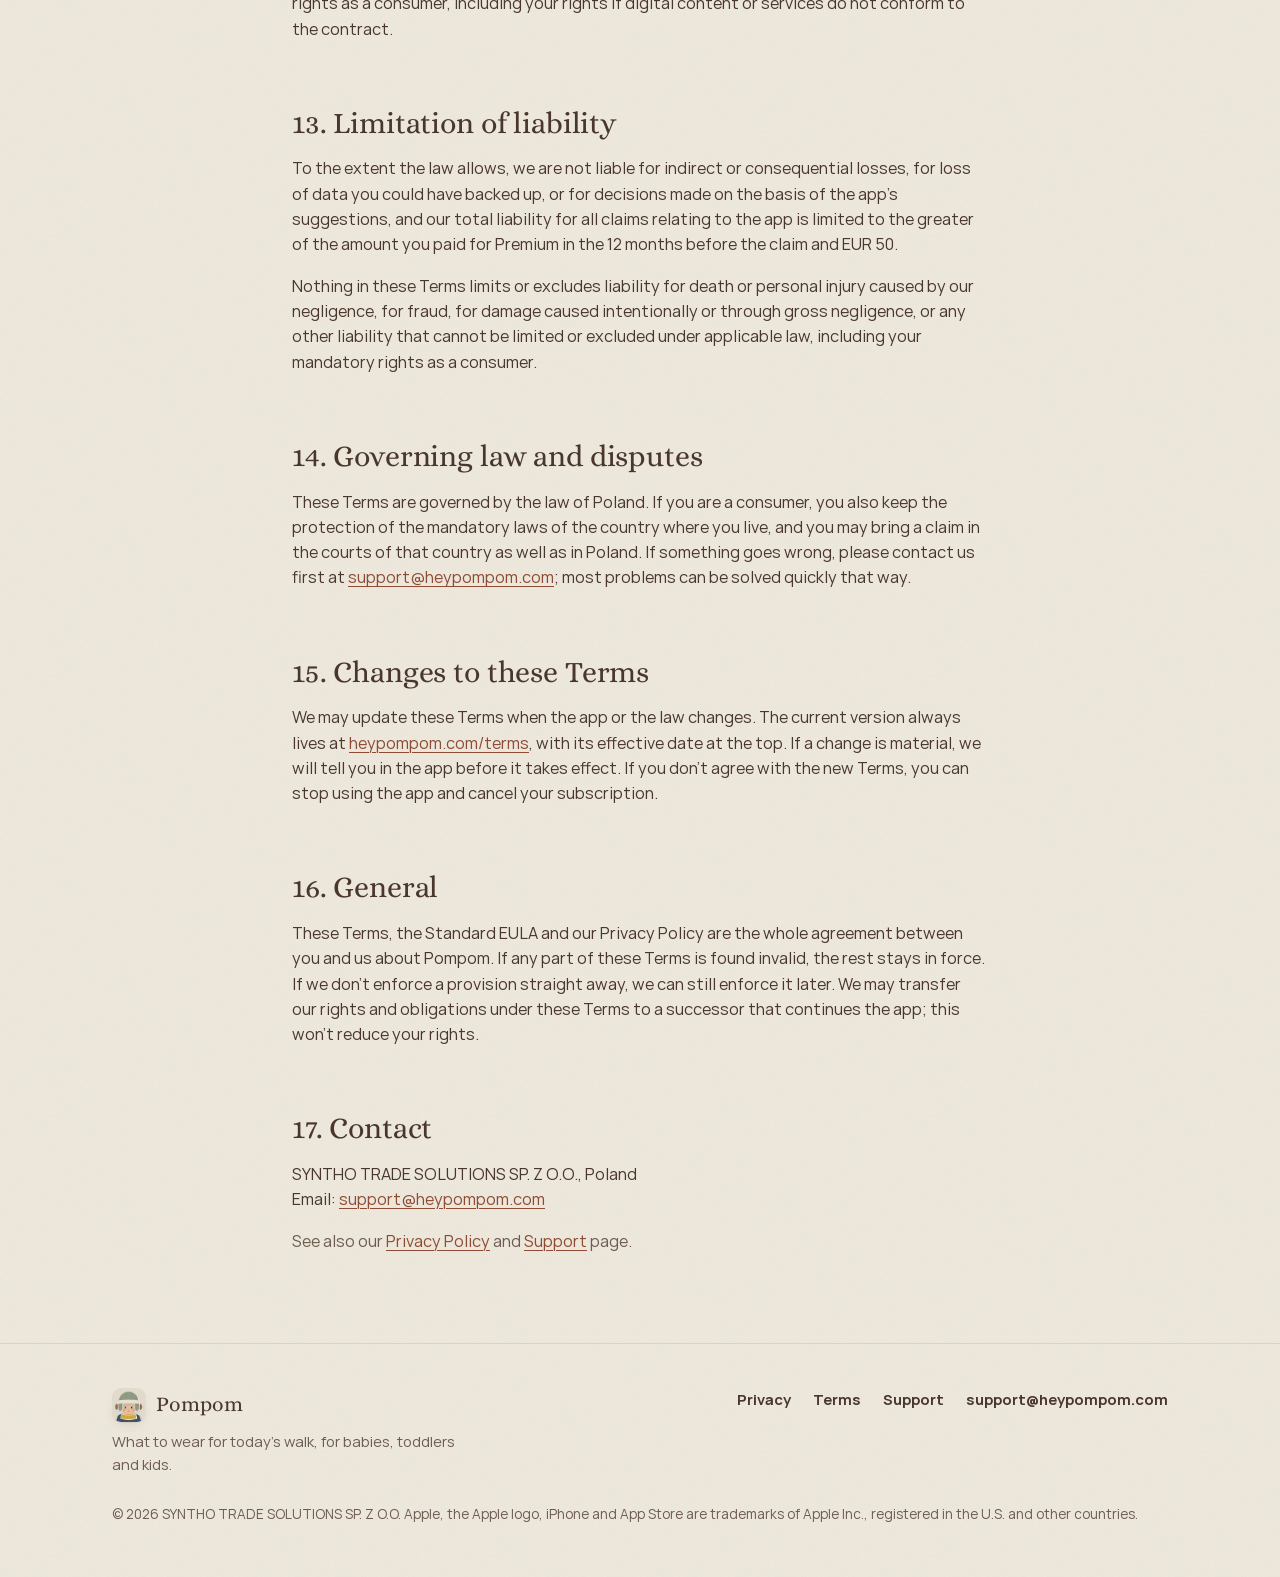
<file: terms/index.html>
<!doctype html>
<html lang="en">
<head>
  <meta charset="utf-8">
  <meta name="viewport" content="width=device-width, initial-scale=1, viewport-fit=cover">
  <title>Terms of Use — Pompom</title>
  <meta name="description" content="Terms of Use for the Pompom app: subscriptions and auto-renewal through Apple, free trial, cancellation, refunds and the informational nature of outfit advice.">
  <link rel="canonical" href="https://heypompom.com/terms/">
  <meta name="theme-color" content="#efeadf">
  <meta name="color-scheme" content="light">
  <meta property="og:type" content="website">
  <meta property="og:site_name" content="Pompom">
  <meta property="og:title" content="Pompom Terms of Use">
  <meta property="og:description" content="Subscriptions, free trial, cancellation, refunds and how to use Pompom's outfit advice.">
  <meta property="og:url" content="https://heypompom.com/terms/">
  <meta property="og:image" content="https://heypompom.com/assets/img/og-image.jpg">
  <meta name="twitter:card" content="summary_large_image">
  <link rel="icon" href="../favicon.ico" sizes="any">
  <link rel="icon" type="image/png" sizes="32x32" href="../assets/img/favicon-32.png">
  <link rel="apple-touch-icon" href="../apple-touch-icon.png">
  <link rel="stylesheet" href="../assets/css/style.css">
</head>
<body>
  <a class="skip-link" href="#main">Skip to content</a>

  <header class="site-header">
    <div class="wrap">
      <a class="brand" href="../" aria-label="Pompom home">
        <img src="../assets/img/icon-192.png" width="34" height="34" alt="">
        Pompom
      </a>
      <nav class="nav" aria-label="Main">
        <a href="../#features">Features</a>
        <a href="../#pricing">Pricing</a>
        <a href="../support/">Support</a>
        <a class="nav-cta" href="../download/">Get the app</a>
      </nav>
    </div>
  </header>

  <main id="main">
    <div class="page-hero">
      <div class="wrap narrow">
        <p class="eyebrow">Legal</p>
        <h1>Terms of Use</h1>
        <p>Effective date: 25 November 2026</p>
      </div>
    </div>

    <article class="doc">
      <div class="wrap narrow">

        <section class="summary" aria-labelledby="short">
          <h2 id="short">The short version</h2>
          <ul>
            <li>Pompom suggests what your child could wear for a walk. The suggestions are informational, not medical advice: you decide what's right for your child.</li>
            <li>The app is free. Pompom Premium is an optional subscription billed by Apple. It renews automatically until you cancel in Settings → your name → Subscriptions.</li>
            <li>Refunds are handled by Apple.</li>
            <li>Apple's Standard EULA also applies. Polish law governs these Terms, and you keep the consumer rights of your home country.</li>
          </ul>
        </section>

        <p>These Terms of Use (“Terms”) govern your use of the Pompom app and the website heypompom.com, provided by <strong>SYNTHO TRADE SOLUTIONS SP. Z O.O.</strong>, a company registered in Poland (“we”, “us”). By downloading or using Pompom you agree to these Terms. If you don't agree, please don't use the app. How we handle personal data is explained in our <a href="../privacy/">Privacy Policy</a>.</p>

        <h2 id="who">1. Who can use Pompom</h2>
        <p>Pompom is for adults (18 or over, or the age of majority where you live) who are parents, guardians or caregivers. It is not meant to be used by children. Add only children you look after.</p>

        <h2 id="service">2. What Pompom does</h2>
        <p>Pompom suggests clothing for a child's walk based on weather forecasts from third-party providers, your child's age and how they get around, your settings, the clothes you add and your feedback. Forecasts can be wrong and weather can change quickly, so a suggestion may not fit the conditions you actually meet outside.</p>

        <h2 id="not-medical">3. Not medical advice</h2>
        <p>Outfit suggestions, reminders (for example about sunscreen, cream or water) and warnings (for example to shorten a walk or stay in) are <strong>general information</strong>. They draw on published guidance from organisations such as the American Academy of Pediatrics, the NHS, the Canadian Paediatric Society, the World Health Organization and the Finnish Institute for Health and Welfare, but those organisations have not reviewed or endorsed Pompom.</p>
        <ul>
          <li>Pompom is not a medical device and does not replace advice from a doctor or other health professional.</li>
          <li>You, the parent or caregiver, decide what your child wears and whether to go out, and you remain responsible for your child's safety and supervision.</li>
          <li>Children differ. Check on your child during the walk and adjust if they seem too cold or too hot.</li>
          <li>If you are worried about your child's health, contact a health professional. In an emergency, call your local emergency number.</li>
        </ul>

        <h2 id="account">4. Your account</h2>
        <p>You can use Pompom as a guest or sign in with Apple. A guest account lives in the app on your iPhone: if you sign out or remove the app, you may lose access to it and its data. Signing in with Apple lets you keep your data when you change phones. Please keep your device secure and give accurate information about your child so the suggestions make sense.</p>

        <h2 id="premium">5. Pompom Premium subscriptions</h2>
        <h3>What you get</h3>
        <p>Premium adds features described in the app at the time of purchase, currently an unlimited wardrobe, tomorrow's outfit the night before and hour-by-hour walk weather. Premium is shared by your Pompom family, meaning the adults who have joined your family in the app.</p>
        <h3>Prices and billing</h3>
        <p>Premium is available as a monthly plan (US$3.99) or a yearly plan (US$24.99), or the equivalent price in your currency shown in the App Store before you buy. Prices may include taxes depending on where you live. Payment is charged to your Apple ID when you confirm the purchase or, if you start with a free trial, when the trial ends.</p>
        <h3>Automatic renewal</h3>
        <p>Your subscription renews automatically for the same period at the then-current price unless you turn off auto-renewal at least 24 hours before the end of the current period. Your Apple ID is charged for the renewal within the 24 hours before the current period ends. If the price changes, Apple will tell you in advance and, where required, ask for your consent.</p>
        <h3>Free trial</h3>
        <p>The yearly plan may start with a 3-day free trial for eligible new subscribers; Apple decides eligibility. If you don't cancel at least 24 hours before the trial ends, the subscription starts and your Apple ID is charged. Any unused part of a free trial ends when you buy a subscription.</p>
        <h3>Cancelling</h3>
        <p>Cancel any time on your iPhone in <strong>Settings → your name → Subscriptions → Pompom → Cancel Subscription</strong>, or in the App Store app under your account. Cancellation takes effect at the end of the current paid period, and you keep Premium until then. Deleting the app or deleting your data in the app does not cancel a subscription.</p>
        <h3>Refunds</h3>
        <p>All payments are processed by Apple, so refunds are handled by Apple under its policies. You can request one at <a href="https://reportaproblem.apple.com" rel="noopener">reportaproblem.apple.com</a>. We can't issue refunds for App Store purchases ourselves. If you are a consumer in the EU or the UK and have a statutory right to withdraw from the purchase, Apple handles that request too.</p>
        <h3>Restoring purchases</h3>
        <p>If you reinstall the app or move to a new iPhone, open the Premium screen and tap <strong>Restore</strong> while signed in with the same Apple ID.</p>

        <h2 id="eula">6. Apple's Standard EULA</h2>
        <p>The app is licensed to you, not sold, under Apple's <a href="https://www.apple.com/legal/internet-services/itunes/dev/stdeula/" rel="noopener">Licensed Application End User License Agreement (Standard EULA)</a>, which applies in addition to these Terms. If these Terms conflict with the Standard EULA about your licence to use the app, the Standard EULA prevails. Apple is not responsible for the app or its content, maintenance, support, warranties or any claims relating to it; we are. Apple and its subsidiaries are third-party beneficiaries of the Standard EULA and may enforce it against you.</p>

        <h2 id="content">7. Your content</h2>
        <p>The information and photos you add to Pompom remain yours. You give us a limited, non-exclusive licence to store, process and display them only to provide and improve the app for you, including processing by the service providers described in our <a href="../privacy/">Privacy Policy</a>. You confirm you have the right to add what you add. Please photograph clothing only, not people. We may remove content that breaks these Terms.</p>

        <h2 id="use">8. Acceptable use</h2>
        <p>Please use Pompom fairly and lawfully. In particular, don't:</p>
        <ul>
          <li>upload unlawful or harmful content, or other people's personal data without permission;</li>
          <li>try to access other people's accounts or data, or our systems, beyond what the app allows;</li>
          <li>copy, scrape, overload or disrupt the service, or use bots or automated means to access it;</li>
          <li>reverse-engineer the app, except where the law allows it;</li>
          <li>get around subscription features or limits, or resell or commercially exploit the app.</li>
        </ul>
        <p>We will report illegal content involving children to the authorities.</p>

        <h2 id="ip">9. Our intellectual property</h2>
        <p>The app, the paper-doll illustrations, designs, texts, the Pompom name and logo belong to us or our licensors. Apart from the right to use the app under these Terms and the Standard EULA, you get no rights in them. If you send us ideas or feedback, we may use them freely without obligation to you.</p>

        <h2 id="availability">10. Availability and changes</h2>
        <p>We work to keep Pompom running and useful, but it may sometimes be unavailable, for example during maintenance or if a provider fails. We may change, add or remove features. If we make a change that materially reduces what you've paid for during a subscription period, we will tell you in advance, and your statutory consumer rights apply. Weather data comes from third-party providers, and we can't guarantee its accuracy.</p>

        <h2 id="termination">11. Ending your use</h2>
        <p>You can stop using Pompom at any time and delete your data in the app under <strong>Profile → Delete all data</strong>. Remember to cancel any subscription separately. We may suspend or end your access if you seriously or repeatedly break these Terms, or if the law requires it, giving notice where reasonable. Sections that by their nature should continue (for example, sections 9, 12, 13 and 14) survive the end of your use.</p>

        <h2 id="disclaimer">12. Disclaimers</h2>
        <p>To the extent the law allows, Pompom is provided “as is” and “as available”. We do not promise that suggestions will suit every child or situation, that forecasts will be accurate, or that the app will be free of errors or interruptions. This does not affect your statutory rights as a consumer, including your rights if digital content or services do not conform to the contract.</p>

        <h2 id="liability">13. Limitation of liability</h2>
        <p>To the extent the law allows, we are not liable for indirect or consequential losses, for loss of data you could have backed up, or for decisions made on the basis of the app's suggestions, and our total liability for all claims relating to the app is limited to the greater of the amount you paid for Premium in the 12 months before the claim and EUR 50.</p>
        <p>Nothing in these Terms limits or excludes liability for death or personal injury caused by our negligence, for fraud, for damage caused intentionally or through gross negligence, or any other liability that cannot be limited or excluded under applicable law, including your mandatory rights as a consumer.</p>

        <h2 id="law">14. Governing law and disputes</h2>
        <p>These Terms are governed by the law of Poland. If you are a consumer, you also keep the protection of the mandatory laws of the country where you live, and you may bring a claim in the courts of that country as well as in Poland. If something goes wrong, please contact us first at <a href="mailto:support@heypompom.com">support@heypompom.com</a>; most problems can be solved quickly that way.</p>

        <h2 id="changes">15. Changes to these Terms</h2>
        <p>We may update these Terms when the app or the law changes. The current version always lives at <a href="https://heypompom.com/terms/">heypompom.com/terms</a>, with its effective date at the top. If a change is material, we will tell you in the app before it takes effect. If you don't agree with the new Terms, you can stop using the app and cancel your subscription.</p>

        <h2 id="general">16. General</h2>
        <p>These Terms, the Standard EULA and our Privacy Policy are the whole agreement between you and us about Pompom. If any part of these Terms is found invalid, the rest stays in force. If we don't enforce a provision straight away, we can still enforce it later. We may transfer our rights and obligations under these Terms to a successor that continues the app; this won't reduce your rights.</p>

        <h2 id="contact">17. Contact</h2>
        <p>SYNTHO TRADE SOLUTIONS SP. Z O.O., Poland<br>Email: <a href="mailto:support@heypompom.com">support@heypompom.com</a></p>
        <p class="muted small">See also our <a href="../privacy/">Privacy Policy</a> and <a href="../support/">Support</a> page.</p>
      </div>
    </article>
  </main>

  <footer class="site-footer">
    <div class="wrap">
      <div class="footer-brand">
        <a class="brand" href="../"><img src="../assets/img/icon-192.png" width="34" height="34" alt="">Pompom</a>
        <p>What to wear for today's walk, for babies, toddlers and kids.</p>
      </div>
      <ul class="footer-links">
        <li><a href="../privacy/">Privacy</a></li>
        <li><a href="./" aria-current="page">Terms</a></li>
        <li><a href="../support/">Support</a></li>
        <li><a href="mailto:support@heypompom.com">support@heypompom.com</a></li>
      </ul>
      <p class="copyright">© 2026 SYNTHO TRADE SOLUTIONS SP. Z O.O. Apple, the Apple logo, iPhone and App Store are trademarks of Apple Inc., registered in the U.S. and other countries.</p>
    </div>
  </footer>
</body>
</html>
</file>
<file: assets/css/style.css>
/* Pompom — site styles.
   Palette and fonts match the app (mobile/lib/system/theme/app_theme.dart, design/tokens.json):
   warm paper, ink-brown text, terracotta accent; Alice for headings, Manrope for text.
   Fonts are self-hosted (SIL Open Font License, see /assets/fonts/OFL-*.txt). */

@font-face {
  font-family: "Alice";
  src: url("../fonts/alice-regular.woff") format("woff");
  font-weight: 400;
  font-style: normal;
  font-display: swap;
}
@font-face {
  font-family: "Manrope";
  src: url("../fonts/manrope-regular.woff") format("woff");
  font-weight: 400;
  font-style: normal;
  font-display: swap;
}
@font-face {
  font-family: "Manrope";
  src: url("../fonts/manrope-bold.woff") format("woff");
  font-weight: 700;
  font-style: normal;
  font-display: swap;
}

:root {
  --bg: #efeadf;
  --surface: #f8f4ec;
  --surface-2: #e4dccb;
  --stage: #e2daca;
  --ink: #4a372c;
  --muted: #6e5c50;
  --line: #dcd2c0;
  --accent: #8e4b33;
  --accent-ink: #fff8f0;
  --warn: #92442a;
  --sage: #9fae93;
  --rose: #d9a9a0;
  --mustard: #d9a93f;
  --paper-edge: #fcfaf4;

  --font-ui: "Manrope", system-ui, -apple-system, "Segoe UI", Roboto, sans-serif;
  --font-display: "Alice", Georgia, "Times New Roman", serif;

  --r-s: 12px;
  --r-m: 18px;
  --r-l: 22px;
  --r-btn: 26px;
  --r-pill: 999px;

  --shadow-card: 0 1px 0 rgba(74, 55, 44, .06), 0 6px 14px -8px rgba(74, 55, 44, .28);
  --shadow-lift: 0 2px 0 rgba(74, 55, 44, .06), 0 14px 28px -12px rgba(74, 55, 44, .36);
  --ease: cubic-bezier(.2, .8, .2, 1);

  --gutter: clamp(16px, 4.5vw, 32px);
  --max: 1120px;

  color-scheme: light;
}

*,
*::before,
*::after { box-sizing: border-box; }

html { -webkit-text-size-adjust: 100%; scroll-behavior: smooth; }
@media (prefers-reduced-motion: reduce) { html { scroll-behavior: auto; } }

body {
  margin: 0;
  font-family: var(--font-ui);
  font-size: 17px;
  line-height: 1.55;
  color: var(--ink);
  background-color: var(--bg);
  /* faint paper grain, drawn inline — no image request */
  background-image: url("data:image/svg+xml;utf8,<svg xmlns='http://www.w3.org/2000/svg' width='220' height='220'><filter id='n'><feTurbulence type='fractalNoise' baseFrequency='.85' numOctaves='3' stitchTiles='stitch'/><feColorMatrix values='0 0 0 0 .29 0 0 0 0 .22 0 0 0 0 .17 0 0 0 .07 0'/></filter><rect width='100%' height='100%' filter='url(%23n)'/></svg>");
  text-rendering: optimizeLegibility;
  -webkit-font-smoothing: antialiased;
  overflow-x: hidden;
}

img { max-width: 100%; height: auto; display: block; }
a { color: var(--accent); text-underline-offset: .18em; text-decoration-thickness: 1px; }
a:hover { text-decoration-thickness: 2px; }
:focus-visible { outline: 3px solid var(--accent); outline-offset: 3px; border-radius: 6px; }

h1, h2, h3 {
  font-family: var(--font-display);
  font-weight: 400;
  line-height: 1.12;
  letter-spacing: -.005em;
  margin: 0 0 .5em;
  text-wrap: balance;
}
h1 { font-size: clamp(2.35rem, 6vw, 3.9rem); }
h2 { font-size: clamp(1.9rem, 4.2vw, 2.75rem); }
h3 { font-size: 1.4rem; line-height: 1.2; }
p { margin: 0 0 1em; text-wrap: pretty; }
strong { font-weight: 700; }

.wrap { width: 100%; max-width: var(--max); margin-inline: auto; padding-inline: var(--gutter); }
.narrow { max-width: 760px; }
.center { text-align: center; }
.muted { color: var(--muted); }
.small { font-size: .9rem; }
.visually-hidden {
  position: absolute !important; width: 1px; height: 1px; overflow: hidden;
  clip: rect(0 0 0 0); clip-path: inset(50%); white-space: nowrap;
}
.skip-link { position: absolute; left: 12px; top: -60px; z-index: 50; background: var(--ink); color: var(--accent-ink); padding: 10px 14px; border-radius: var(--r-s); }
.skip-link:focus { top: 12px; }

.eyebrow {
  display: inline-flex; align-items: center; gap: 8px;
  font-size: .82rem; font-weight: 700; letter-spacing: .08em; text-transform: uppercase;
  color: var(--accent); margin: 0 0 14px;
}
.eyebrow::before { content: ""; width: 22px; height: 2px; background: currentColor; border-radius: 2px; }
.lead { font-size: clamp(1.08rem, 1.9vw, 1.25rem); color: var(--muted); }

/* ---------- Header ---------- */
.site-header {
  position: sticky; top: 0; z-index: 20;
  background: rgba(239, 234, 223, .9);
  -webkit-backdrop-filter: saturate(1.2) blur(10px);
  backdrop-filter: saturate(1.2) blur(10px);
  border-bottom: 1px solid rgba(220, 210, 192, .7);
}
.site-header .wrap { display: flex; align-items: center; justify-content: space-between; gap: 16px; min-height: 64px; }
.brand { display: inline-flex; align-items: center; gap: 10px; color: var(--ink); text-decoration: none; font-family: var(--font-display); font-size: 1.45rem; }
.brand img { width: 34px; height: 34px; border-radius: 9px; box-shadow: var(--shadow-card); }
.nav { display: flex; align-items: center; gap: 4px; }
.nav a { color: var(--ink); text-decoration: none; font-weight: 700; font-size: .95rem; padding: 8px 12px; border-radius: var(--r-pill); }
.nav a:hover { background: var(--surface-2); }
.nav .nav-cta { background: var(--accent); color: var(--accent-ink); margin-left: 6px; padding: 9px 16px; }
.nav .nav-cta:hover { background: #7a3f2a; }
@media (max-width: 820px) { .nav a:not(.nav-cta) { display: none; } }

/* ---------- Buttons ---------- */
/* "Download on the App Store" button: Apple's official badge artwork, served by Apple Marketing Tools
   (toolbox.marketingtools.apple.com). Every one on the site links to /download/, where the App Store URL is set once.
   Apple's rules: keep the artwork unchanged, at least 40px tall on screen, with clear space around it. */
.appstore {
  display: inline-block; line-height: 0; border-radius: 12px;
  transition: transform .18s var(--ease);
}
.appstore:hover { transform: translateY(-2px); text-decoration: none; }
.appstore img { display: block; height: 54px; width: auto; }

.btn {
  display: inline-flex; align-items: center; justify-content: center; gap: 8px;
  min-height: 48px; padding: 10px 22px; border-radius: var(--r-btn);
  font-weight: 700; text-decoration: none; border: 1.5px solid var(--accent);
}
.btn-primary { background: var(--accent); color: var(--accent-ink); }
.btn-ghost { color: var(--accent); background: transparent; }
.btn:hover { text-decoration: none; filter: brightness(.96); }

.cta-row { display: flex; flex-wrap: wrap; align-items: center; gap: 14px 18px; margin-top: 26px; }
.cta-note { font-size: .92rem; color: var(--muted); margin: 0; }

/* ---------- Hero ---------- */
.hero { padding: clamp(36px, 6vw, 76px) 0 clamp(48px, 7vw, 96px); }
.hero .wrap { display: grid; grid-template-columns: 1.05fr .95fr; gap: clamp(28px, 5vw, 64px); align-items: center; }
.hero h1 { margin-bottom: .35em; }
.hero h1 em { font-style: normal; color: var(--accent); }
.trust { display: flex; flex-wrap: wrap; gap: 8px 18px; margin: 26px 0 0; padding: 0; list-style: none; font-size: .92rem; color: var(--muted); }
.trust li { display: inline-flex; align-items: center; gap: 7px; }
.trust svg { width: 18px; height: 18px; stroke: var(--accent); fill: none; stroke-width: 2; stroke-linecap: round; stroke-linejoin: round; }

.stage {
  position: relative;
  aspect-ratio: 5 / 6;
  width: 100%;
  max-width: 520px;
  justify-self: center;
  background: var(--stage);
  border-radius: 34px;
  box-shadow: var(--shadow-lift), inset 0 0 0 10px rgba(252, 250, 244, .45);
}
.stage .doll {
  position: absolute; left: 50%; bottom: 5%;
  height: 80%; width: auto; transform: translateX(-50%);
  filter: drop-shadow(0 10px 12px rgba(74, 55, 44, .22));
}
.stage .piece {
  position: absolute; width: 21%; height: auto;
  filter: drop-shadow(0 6px 8px rgba(74, 55, 44, .2));
  animation: drop-in .7s var(--ease) both;
}
.piece.hat { left: 5%; top: 7%; transform: rotate(-9deg); animation-delay: .05s; }
.piece.jacket { right: 4%; top: 9%; width: 24%; transform: rotate(7deg); animation-delay: .15s; }
.piece.fleece { left: 3%; top: 39%; width: 22%; transform: rotate(5deg); animation-delay: .25s; }
.piece.pants { right: 6%; top: 44%; width: 18%; transform: rotate(-6deg); animation-delay: .35s; }
.piece.boots { left: 6%; bottom: 8%; width: 20%; transform: rotate(-4deg); animation-delay: .45s; }
.piece.mittens { right: 3%; bottom: 14%; width: 26%; transform: rotate(8deg); animation-delay: .55s; }
@keyframes drop-in { from { opacity: 0; translate: 0 -14px; } to { opacity: 1; translate: 0 0; } }

.note {
  position: absolute; z-index: 2;
  background: var(--surface); color: var(--ink);
  border-radius: 14px; padding: 10px 14px;
  box-shadow: var(--shadow-lift);
  font-size: .86rem; line-height: 1.3;
  animation: drop-in .7s var(--ease) both;
}
.note b { display: block; font-family: var(--font-display); font-weight: 400; font-size: 1.35rem; line-height: 1.1; }
.note.weather { left: 50%; top: -6%; margin-left: -82px; width: 164px; transform: rotate(-2deg); animation-delay: .7s; }
.note.tip { right: -5%; bottom: -8%; max-width: 50%; transform: rotate(2deg); animation-delay: .85s; background: #fbf3df; }
.note.tip::before { content: ""; position: absolute; top: -7px; left: 50%; width: 46px; height: 14px; margin-left: -23px; background: rgba(217, 169, 63, .55); border-radius: 2px; transform: rotate(-3deg); }
@media (prefers-reduced-motion: reduce) { .stage .piece, .note { animation: none; } }

/* ---------- Sections ---------- */
.section { padding: clamp(56px, 8vw, 104px) 0; }
.section.alt { background: rgba(228, 220, 203, .45); border-block: 1px solid rgba(220, 210, 192, .7); }
.section-head { max-width: 680px; margin: 0 auto clamp(30px, 4vw, 52px); text-align: center; }
.section-head .eyebrow { justify-content: center; }
.section-head p { color: var(--muted); font-size: 1.1rem; margin: 0; }

.card {
  background: var(--surface);
  border-radius: var(--r-m);
  box-shadow: var(--shadow-card);
  padding: 24px;
}

/* How it works */
.steps { display: grid; grid-template-columns: repeat(3, 1fr); gap: 20px; margin: 0; padding: 0; list-style: none; counter-reset: step; }
.step { position: relative; padding-top: 30px; }
.step::before {
  counter-increment: step; content: counter(step);
  position: absolute; top: -18px; left: 24px;
  width: 44px; height: 44px; border-radius: 50%;
  display: grid; place-items: center;
  background: var(--accent); color: var(--accent-ink);
  font-family: var(--font-display); font-size: 1.4rem;
  box-shadow: 0 0 0 6px var(--bg);
}
.section.alt .step::before { box-shadow: 0 0 0 6px #e9e2d4; }
.step h3 { margin-bottom: .35em; }
.step p { margin: 0; color: var(--muted); }

/* Ages */
.ages { display: grid; grid-template-columns: repeat(3, 1fr); gap: 20px; }
.age { display: flex; flex-direction: column; padding: 0; overflow: hidden; }
.age-art { background: var(--stage); height: 250px; display: flex; align-items: flex-end; justify-content: center; padding-top: 18px; }
.age-art img { height: 92%; width: auto; filter: drop-shadow(0 8px 10px rgba(74, 55, 44, .2)); }
.age-art.wide img { height: 78%; margin-bottom: 4%; }
.age-body { padding: 20px 22px 24px; }
.age-body h3 { margin-bottom: .3em; }
.age-body p { margin: 0; color: var(--muted); }
.tag { display: inline-block; font-size: .78rem; font-weight: 700; letter-spacing: .05em; text-transform: uppercase; color: var(--accent); margin-bottom: 6px; }

/* Features */
.features { display: grid; grid-template-columns: repeat(auto-fit, minmax(250px, 1fr)); gap: 18px; }
.feature h3 { font-size: 1.25rem; margin: 14px 0 .35em; }
.feature p { margin: 0; color: var(--muted); font-size: .98rem; }
.icon {
  width: 46px; height: 46px; border-radius: 14px;
  display: grid; place-items: center;
  background: var(--surface-2);
}
.icon svg { width: 24px; height: 24px; fill: none; stroke: var(--accent); stroke-width: 1.9; stroke-linecap: round; stroke-linejoin: round; }
.icon.sage { background: rgba(159, 174, 147, .35); }
.icon.rose { background: rgba(217, 169, 160, .38); }
.icon.mustard { background: rgba(217, 169, 63, .28); }

/* Guidance */
.guidance { display: grid; grid-template-columns: .8fr 1.2fr; gap: clamp(28px, 5vw, 64px); align-items: center; }
.guidance-art { background: var(--stage); border-radius: 34px; display: flex; justify-content: center; align-items: flex-end; padding: 34px 20px 0; box-shadow: var(--shadow-lift); max-width: 380px; justify-self: center; width: 100%; }
.guidance-art img { width: 62%; filter: drop-shadow(0 10px 12px rgba(74, 55, 44, .2)); }
.sources { display: flex; flex-wrap: wrap; gap: 8px; margin: 18px 0 22px; padding: 0; list-style: none; }
.sources li { background: var(--surface); border: 1px solid var(--line); border-radius: var(--r-pill); padding: 6px 13px; font-size: .88rem; font-weight: 700; }
.checks { list-style: none; margin: 0 0 22px; padding: 0; display: grid; gap: 12px; }
.checks li { position: relative; padding-left: 34px; }
.checks li::before {
  content: ""; position: absolute; left: 0; top: .2em; width: 22px; height: 22px; border-radius: 50%;
  background: var(--accent) url("data:image/svg+xml;utf8,<svg xmlns='http://www.w3.org/2000/svg' viewBox='0 0 24 24' fill='none' stroke='%23fff8f0' stroke-width='3' stroke-linecap='round' stroke-linejoin='round'><path d='M6 12.5l4 4 8-9'/></svg>") center / 14px no-repeat;
}
.disclaimer { border-left: 4px solid var(--warn); background: var(--surface); padding: 16px 18px; border-radius: 0 var(--r-s) var(--r-s) 0; font-size: .95rem; color: var(--muted); margin: 0; }
.disclaimer strong { color: var(--ink); }

/* Screenshots — files live in /assets/screens/ */
.screens {
  display: flex; gap: 20px; overflow-x: auto; scroll-snap-type: x mandatory;
  padding: 10px var(--gutter) 26px; margin: 0 calc(var(--gutter) * -1);
  scrollbar-width: thin; scrollbar-color: var(--line) transparent;
}
.screens figure { flex: 0 0 auto; width: clamp(190px, 56vw, 230px); margin: 0; scroll-snap-align: center; }
.screens img { width: 100%; aspect-ratio: 1290 / 2796; object-fit: cover; border-radius: 28px; box-shadow: var(--shadow-lift); background: var(--stage); border: 1px solid var(--line); }
.screens figcaption { text-align: center; font-size: .9rem; color: var(--muted); margin-top: 12px; font-weight: 700; }
@media (min-width: 1000px) {
  .screens { display: grid; grid-template-columns: repeat(5, 1fr); overflow: visible; margin: 0; padding: 10px 0 26px; }
  .screens figure { width: auto; }
}

/* Pricing */
.plans { display: grid; grid-template-columns: 1fr 1.15fr; gap: 20px; align-items: stretch; max-width: 900px; margin: 0 auto; }
.plan { display: flex; flex-direction: column; padding: 30px; }
.plan h3 { font-size: 1.6rem; margin-bottom: .2em; }
.plan .price { font-family: var(--font-display); font-size: 2.4rem; line-height: 1; margin: 6px 0 4px; }
.plan .per { color: var(--muted); font-size: .95rem; margin: 0 0 18px; }
.plan ul { list-style: none; margin: 0 0 24px; padding: 0; display: grid; gap: 10px; }
.plan li { position: relative; padding-left: 28px; }
.plan li::before { content: ""; position: absolute; left: 2px; top: .45em; width: 14px; height: 8px; border-left: 2.5px solid var(--accent); border-bottom: 2.5px solid var(--accent); transform: rotate(-45deg); }
.plan .push { margin-top: auto; }
.plan.premium { background: var(--ink); color: var(--bg); position: relative; }
.plan.premium .per, .plan.premium .muted { color: var(--surface-2); }
.plan.premium li::before { border-color: var(--mustard); }
.plan.premium h3 { color: var(--accent-ink); }
.ribbon { position: absolute; top: -13px; right: 24px; background: var(--mustard); color: var(--ink); font-weight: 700; font-size: .8rem; letter-spacing: .04em; text-transform: uppercase; padding: 5px 12px; border-radius: var(--r-pill); }
.options { display: grid; gap: 10px; margin: 6px 0 22px; }
.option { display: flex; align-items: center; justify-content: space-between; gap: 12px; border: 1.5px solid rgba(228, 220, 203, .35); border-radius: 14px; padding: 12px 16px; }
.option.best { border-color: var(--mustard); background: rgba(217, 169, 63, .12); }
.option b { display: block; font-size: 1.05rem; color: var(--accent-ink); }
.option span { font-size: .88rem; color: var(--surface-2); }
.option .amount { font-family: var(--font-display); font-size: 1.5rem; color: var(--accent-ink); white-space: nowrap; }
.save { display: inline-block; margin-left: 6px; background: var(--mustard); color: var(--ink); font-size: .72rem; font-weight: 700; padding: 2px 8px; border-radius: var(--r-pill); vertical-align: 2px; }
.fineprint { max-width: 900px; margin: 22px auto 0; font-size: .85rem; color: var(--muted); text-align: center; }

/* FAQ */
.faq { max-width: 800px; margin: 0 auto; display: grid; gap: 12px; }
.faq details { background: var(--surface); border-radius: var(--r-m); box-shadow: var(--shadow-card); }
.faq summary {
  cursor: pointer; list-style: none; padding: 20px 56px 20px 22px; position: relative;
  font-weight: 700; font-size: 1.05rem;
}
.faq summary::-webkit-details-marker { display: none; }
.faq summary::after {
  content: ""; position: absolute; right: 24px; top: 50%; width: 10px; height: 10px; margin-top: -7px;
  border-right: 2.5px solid var(--accent); border-bottom: 2.5px solid var(--accent); transform: rotate(45deg);
  transition: transform .2s var(--ease);
}
.faq details[open] summary::after { transform: rotate(-135deg); margin-top: -2px; }
.faq .answer { padding: 0 22px 20px; color: var(--muted); }
.faq .answer p:last-child { margin-bottom: 0; }

/* Final CTA */
.cta-band { text-align: center; }
.cta-band .card { padding: clamp(32px, 5vw, 56px) clamp(20px, 4vw, 56px); position: relative; overflow: hidden; background: var(--surface); }
.cta-dolls { display: flex; justify-content: center; align-items: flex-end; gap: 4px; height: 170px; margin: 0 auto 22px; }
.cta-dolls img { height: 100%; width: auto; filter: drop-shadow(0 8px 10px rgba(74, 55, 44, .2)); }
.cta-dolls img.sm { height: 74%; }
.cta-band .cta-row { justify-content: center; }

/* ---------- Footer ---------- */
.site-footer { padding: 44px 0 52px; border-top: 1px solid var(--line); font-size: .93rem; color: var(--muted); }
.site-footer .wrap { display: flex; flex-wrap: wrap; justify-content: space-between; gap: 22px; align-items: flex-start; }
.footer-brand { max-width: 360px; }
.footer-brand .brand { font-size: 1.3rem; margin-bottom: 8px; }
.footer-brand p { margin: 0; }
.footer-links { display: flex; flex-wrap: wrap; gap: 8px 22px; list-style: none; margin: 0; padding: 0; }
.footer-links a { color: var(--ink); font-weight: 700; text-decoration: none; }
.footer-links a:hover { color: var(--accent); text-decoration: underline; }
.copyright { width: 100%; margin: 6px 0 0; font-size: .85rem; }

/* ---------- Legal & support pages ---------- */
.page-hero { padding: clamp(36px, 6vw, 64px) 0 clamp(18px, 3vw, 28px); }
.page-hero h1 { font-size: clamp(2.2rem, 5vw, 3.2rem); margin-bottom: .25em; }
.page-hero p { color: var(--muted); margin: 0; }
.doc { padding-bottom: 72px; }
.doc h2 { font-size: clamp(1.5rem, 3vw, 1.9rem); margin: 2.1em 0 .55em; scroll-margin-top: 84px; }
.doc h3 { font-size: 1.2rem; margin: 1.6em 0 .4em; }
.doc p, .doc li { font-size: 1.02rem; }
.doc ul, .doc ol { padding-left: 1.3em; margin: 0 0 1.1em; }
.doc li { margin-bottom: .4em; }
.doc li::marker { color: var(--accent); }
.summary { background: var(--surface); border-radius: var(--r-m); box-shadow: var(--shadow-card); padding: 22px 24px; margin: 8px 0 30px; }
.summary h2 { margin-top: 0; font-size: 1.45rem; }
.summary ul { margin-bottom: 0; }
.toc { background: rgba(228, 220, 203, .5); border-radius: var(--r-m); padding: 18px 22px; margin: 0 0 10px; }
.toc p { font-weight: 700; margin: 0 0 8px; }
.toc ol { margin: 0; columns: 2; column-gap: 28px; }
.toc li { break-inside: avoid; font-size: .95rem; }
@media (max-width: 640px) { .toc ol { columns: 1; } }

.data-table { width: 100%; border-collapse: separate; border-spacing: 0; margin: 10px 0 24px; font-size: .95rem; background: var(--surface); border-radius: var(--r-m); box-shadow: var(--shadow-card); overflow: hidden; }
.data-table th, .data-table td { text-align: left; vertical-align: top; padding: 14px 16px; border-bottom: 1px solid var(--line); }
.data-table th { background: var(--surface-2); font-size: .82rem; letter-spacing: .05em; text-transform: uppercase; }
.data-table tr:last-child td { border-bottom: 0; }
.data-table td:first-child { font-weight: 700; width: 24%; }
.data-table p { margin: 0 0 .5em; font-size: inherit; }
.data-table p:last-child { margin: 0; }
@media (max-width: 720px) {
  .data-table, .data-table tbody, .data-table tr, .data-table td { display: block; width: 100%; }
  .data-table thead { display: none; }
  .data-table tr { border-bottom: 1px solid var(--line); padding: 8px 0; }
  .data-table tr:last-child { border-bottom: 0; }
  .data-table td { border: 0; padding: 6px 18px; }
  .data-table td:first-child { width: 100%; font-size: 1.05rem; padding-top: 12px; }
  .data-table td[data-label]::before { content: attr(data-label); display: block; font-size: .75rem; font-weight: 700; letter-spacing: .05em; text-transform: uppercase; color: var(--accent); margin-bottom: 2px; }
}

.contact-card { display: flex; flex-wrap: wrap; align-items: center; justify-content: space-between; gap: 18px; padding: 26px 28px; margin: 6px 0 34px; }
.contact-card h2 { margin: 0 0 4px; font-size: 1.6rem; }
.contact-card p { margin: 0; color: var(--muted); }
.mail { font-size: 1.15rem; font-weight: 700; }

/* 404 */
.lost { min-height: 62vh; display: grid; place-items: center; text-align: center; padding: 48px 0 72px; }
.lost img { width: 150px; margin: 0 auto 18px; filter: drop-shadow(0 8px 10px rgba(74, 55, 44, .2)); transform: rotate(-4deg); }
.lost .cta-row { justify-content: center; }

/* ---------- Responsive ---------- */
@media (max-width: 960px) {
  .hero .wrap { grid-template-columns: 1fr; }
  .hero-copy { text-align: center; }
  .hero-copy .eyebrow { justify-content: center; }
  .hero-copy .eyebrow::before { display: none; }
  .hero .cta-row, .trust { justify-content: center; }
  .stage { max-width: 440px; margin: 34px 0 30px; }
  .guidance { grid-template-columns: 1fr; }
  .guidance-art { max-width: 300px; }
}
@media (max-width: 820px) {
  .steps, .ages { grid-template-columns: 1fr; gap: 34px; }
  .ages { gap: 20px; }
  .age { flex-direction: row; }
  .age-art { width: 38%; height: auto; min-height: 200px; flex: none; }
  .age-art img { height: auto; width: 82%; max-height: 220px; object-fit: contain; }
  .age-art.wide img { width: 94%; }
  .plans { grid-template-columns: 1fr; }
}
@media (max-width: 520px) {
  body { font-size: 16px; }
  .note { font-size: .78rem; padding: 8px 11px; }
  .note b { font-size: 1.1rem; }
  .note.weather { top: -7%; margin-left: -70px; width: 140px; }
  .note.tip { right: -2%; bottom: -9%; max-width: 56%; }
  .age { flex-direction: column; }
  .age-art { width: 100%; min-height: 0; height: 220px; }
  .age-art img { height: 90%; width: auto; }
  .age-art.wide img { height: 74%; width: auto; }
  .plan { padding: 26px 22px; }
  .option { padding: 12px 13px; }
  .appstore img { height: 50px; }
  .cta-dolls { height: 130px; }
  .contact-card { padding: 22px; }
}
</file>
